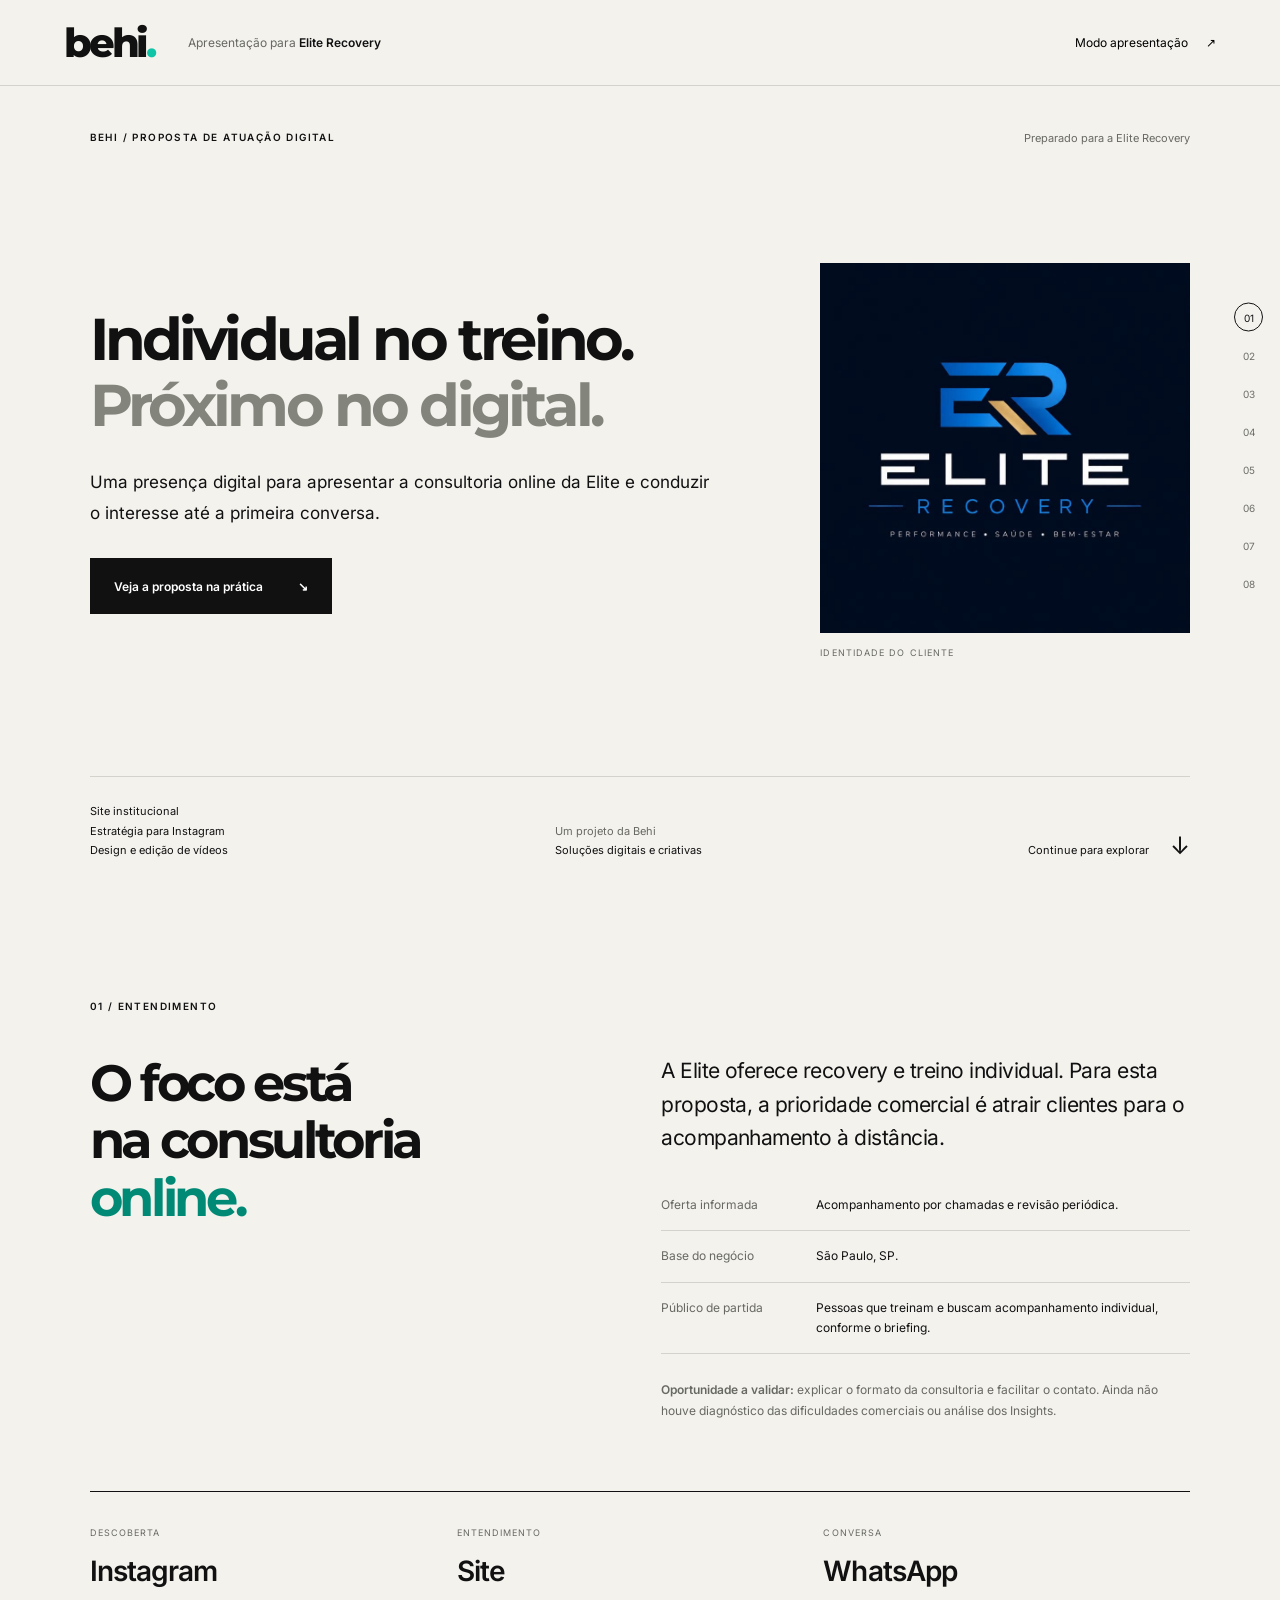
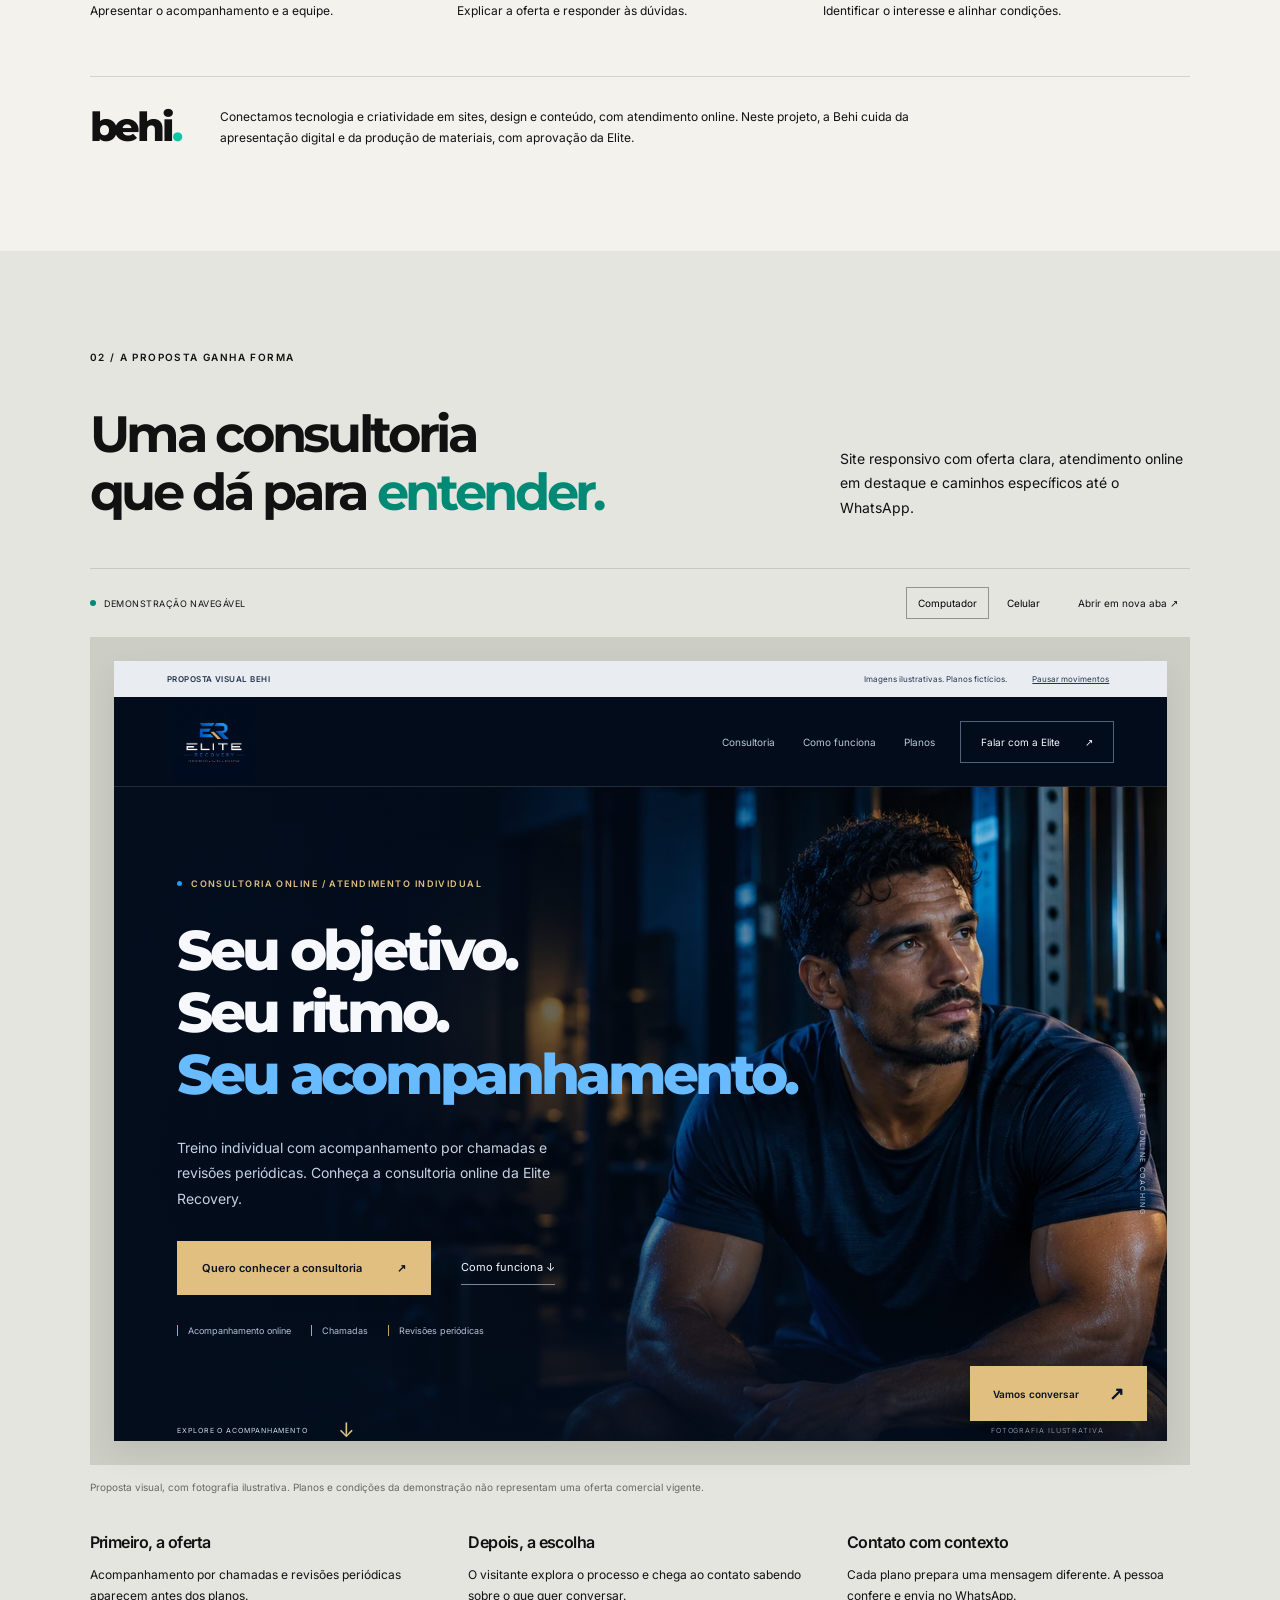
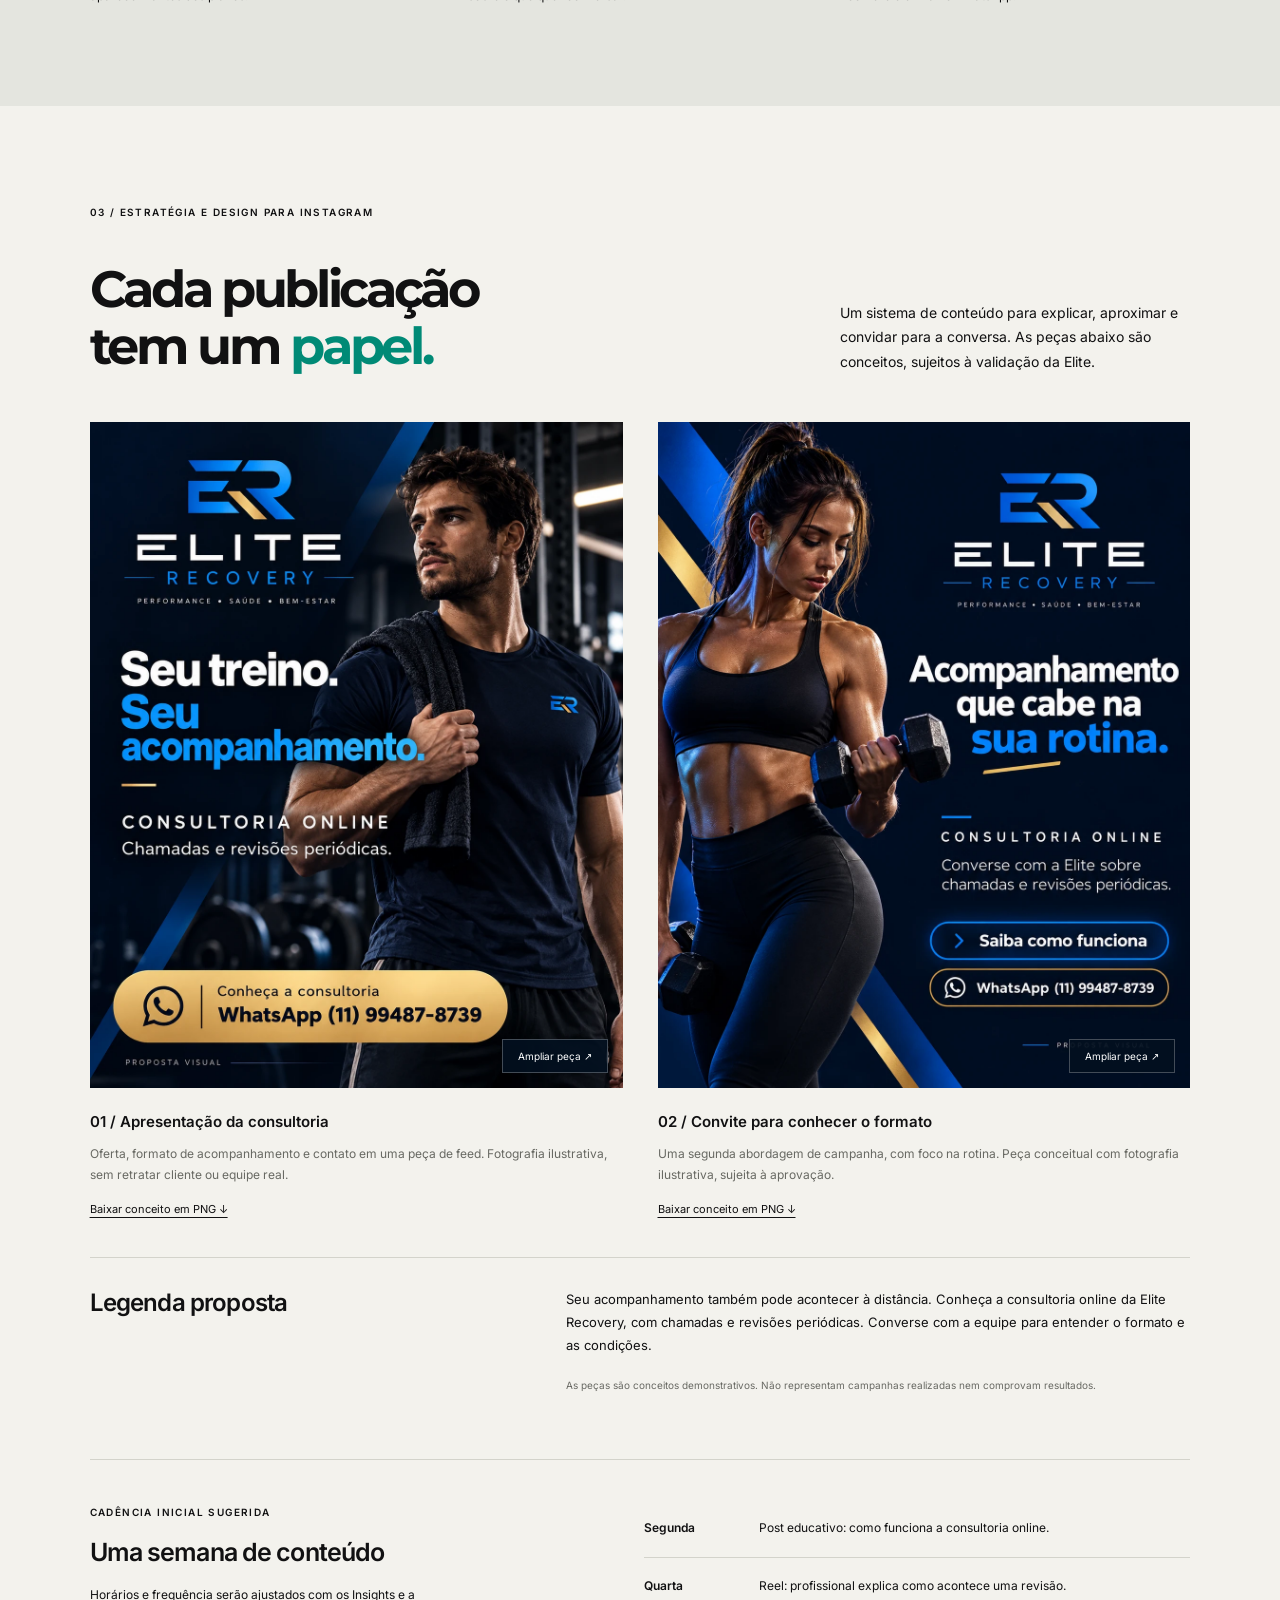
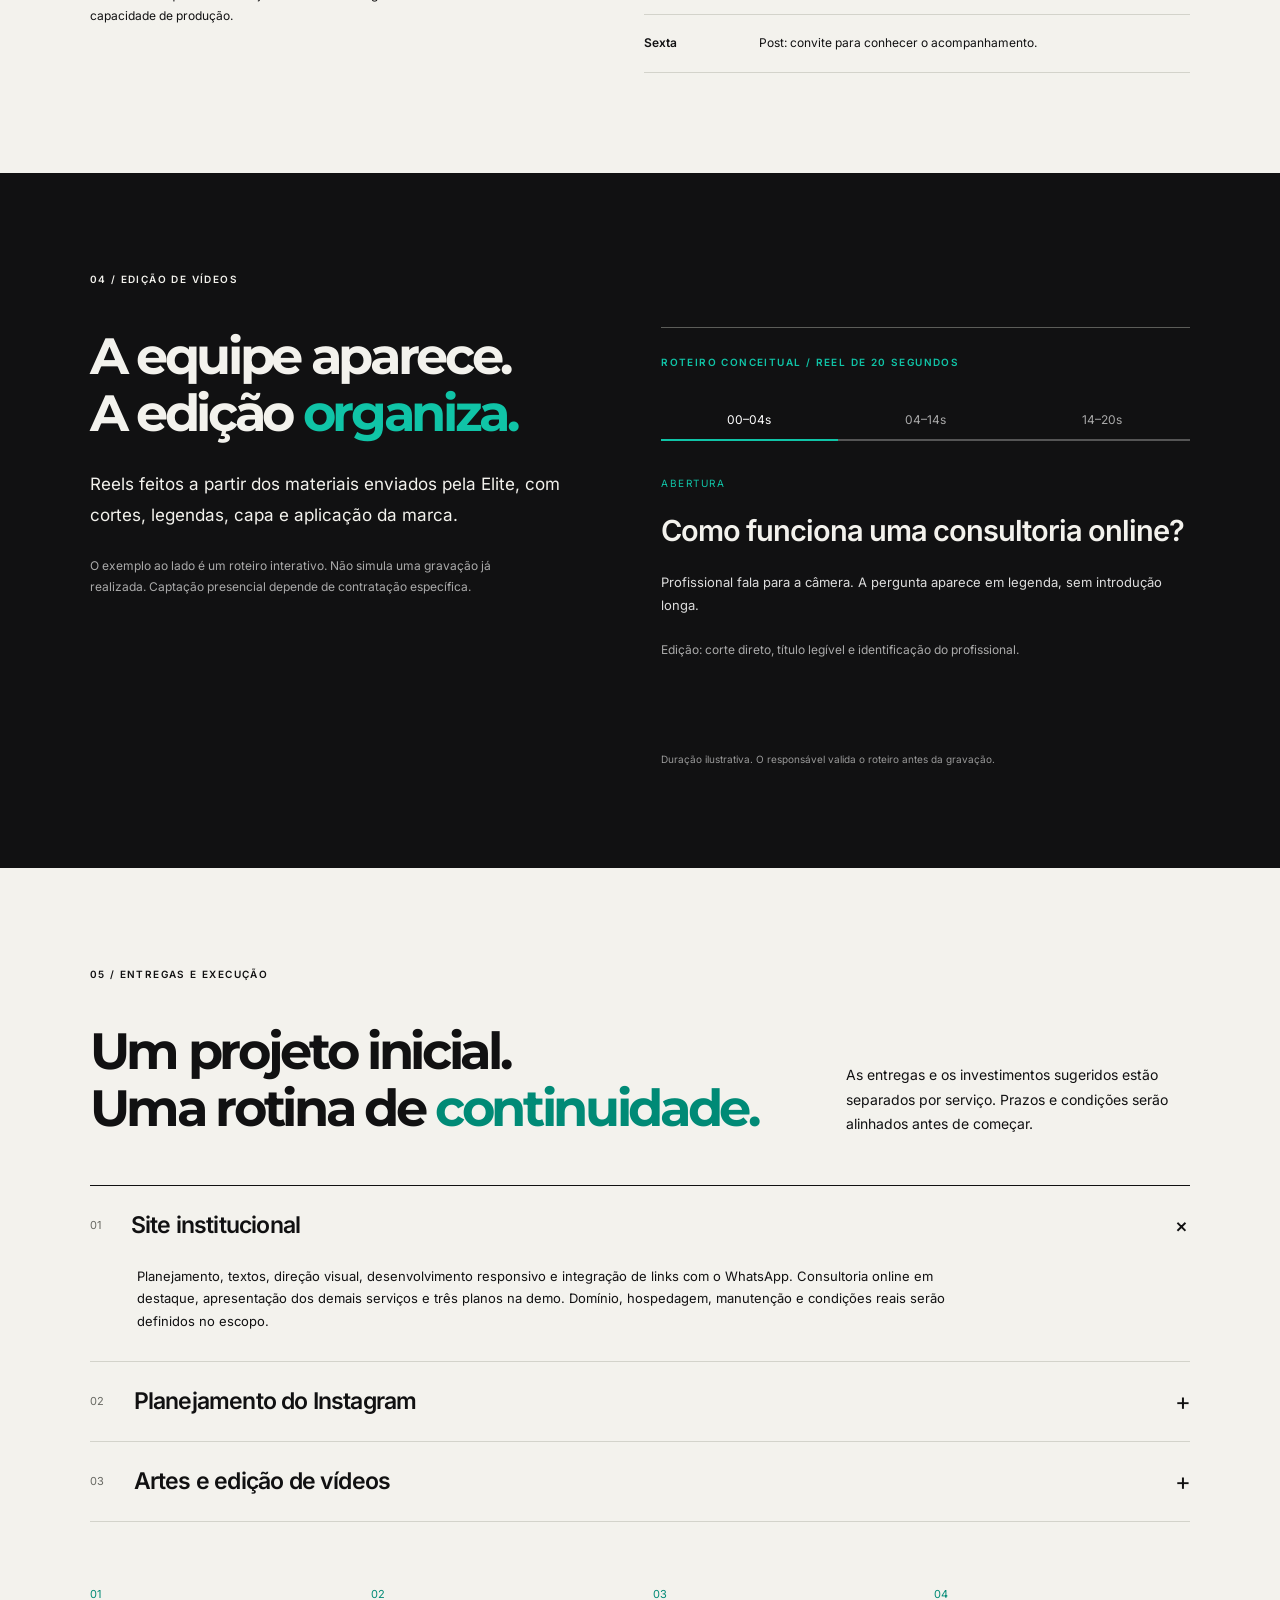
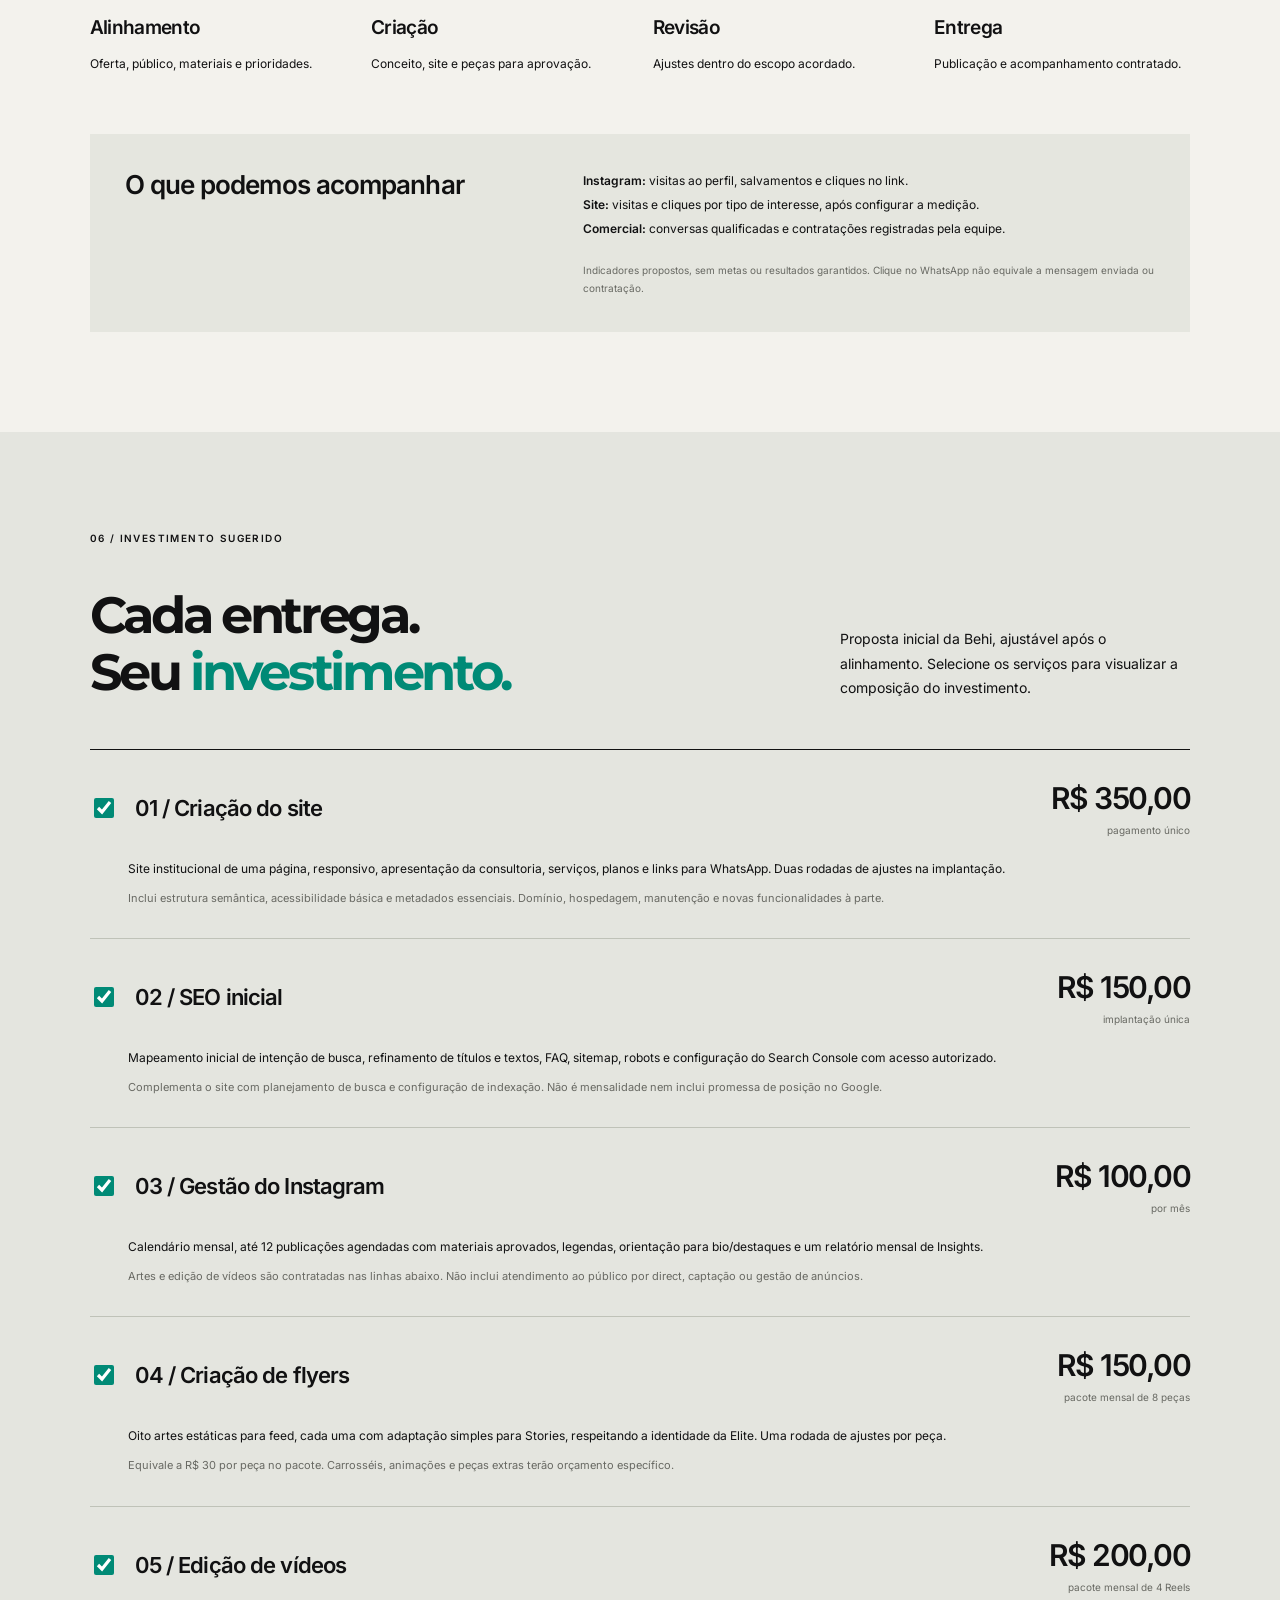
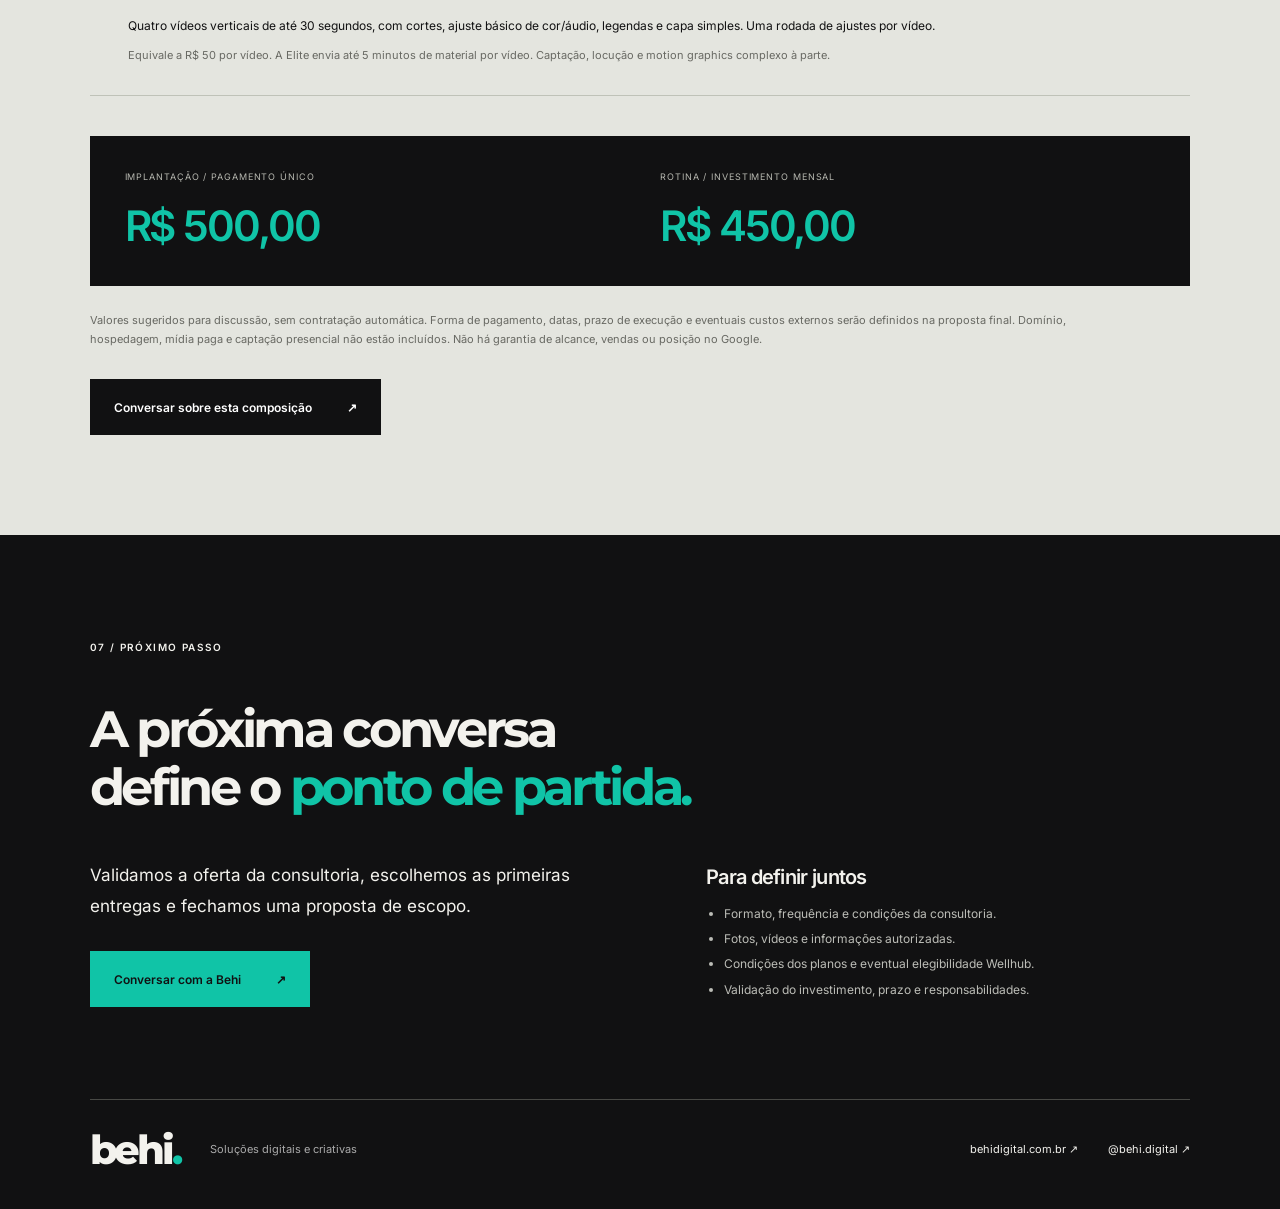
<file: index.html>
<!doctype html>
<html lang="pt-BR"><head><meta charset="utf-8"><meta name="viewport" content="width=device-width, initial-scale=1"><meta name="robots" content="noindex,nofollow"><title>Behi × Elite Recovery — Proposta digital</title><link rel="icon" href="assets/behi-logo.png"><link rel="stylesheet" href="style.css?v=2"><script src="investimento.js?v=2" defer></script><script src="app.js?v=2" defer></script></head>
<body><a class="skip" href="#abertura">Ir ao conteúdo</a><div class="reading-progress" aria-hidden="true"></div>
<header class="topbar"><a class="behi-word" href="#abertura" aria-label="Behi — início">behi<span>.</span></a><span class="top-client">Apresentação para <b>Elite Recovery</b></span><button id="presenter" class="text-button" aria-pressed="false">Modo apresentação <span aria-hidden="true">↗</span></button></header>
<nav class="chapter-nav" aria-label="Capítulos"><a href="#abertura" aria-label="01 — Abertura" aria-current="location">01</a><a href="#oportunidade" aria-label="02 — Oportunidade">02</a><a href="#site" aria-label="03 — Site">03</a><a href="#conteudo" aria-label="04 — Conteúdo">04</a><a href="#videos" aria-label="05 — Vídeos">05</a><a href="#execucao" aria-label="06 — Execução">06</a><a href="#investimento" aria-label="07 — Investimento">07</a><a href="#proximo" aria-label="08 — Próximo passo">08</a></nav>
<main>
<section id="abertura" class="cover chapter"><div class="cover-top"><span class="eyebrow">BEHI / PROPOSTA DE ATUAÇÃO DIGITAL</span><span class="edition">Preparado para a Elite Recovery</span></div><div class="cover-grid"><div><h1>Individual no treino.<br><span>Próximo no digital.</span></h1><p class="lead">Uma presença digital para apresentar a consultoria online da Elite e conduzir o interesse até a primeira conversa.</p><a class="button dark" href="#site">Veja a proposta na prática <span aria-hidden="true">↘</span></a></div><div class="client-signature"><img src="assets/elite-logo.png" alt="Elite Recovery — Performance, saúde e bem-estar" width="828" height="828"><span>IDENTIDADE DO CLIENTE</span></div></div><div class="cover-bottom"><p>Site institucional<br>Estratégia para Instagram<br>Design e edição de vídeos</p><p class="cover-note">Um projeto da Behi<br><b>Soluções digitais e criativas</b></p><a href="#oportunidade" aria-label="Conhecer a oportunidade" class="scroll-note">Continue para explorar <span aria-hidden="true">↓</span></a></div></section>

<section id="oportunidade" class="chapter strategy section-pad"><div class="section-kicker reveal">01 / ENTENDIMENTO</div><div class="split"><h2 class="reveal">O foco está<br>na consultoria<br><em>online.</em></h2><div class="strategy-copy reveal"><p class="large-copy">A Elite oferece recovery e treino individual. Para esta proposta, a prioridade comercial é atrair clientes para o acompanhamento à distância.</p><dl class="fact-list"><div><dt>Oferta informada</dt><dd>Acompanhamento por chamadas e revisão periódica.</dd></div><div><dt>Base do negócio</dt><dd>São Paulo, SP.</dd></div><div><dt>Público de partida</dt><dd>Pessoas que treinam e buscam acompanhamento individual, conforme o briefing.</dd></div></dl><p class="assumption"><b>Oportunidade a validar:</b> explicar o formato da consultoria e facilitar o contato. Ainda não houve diagnóstico das dificuldades comerciais ou análise dos Insights.</p></div></div><div class="journey reveal"><div><span>DESCOBERTA</span><h3>Instagram</h3><p>Apresentar o acompanhamento e a equipe.</p></div><div><span>ENTENDIMENTO</span><h3>Site</h3><p>Explicar a oferta e responder às dúvidas.</p></div><div><span>CONVERSA</span><h3>WhatsApp</h3><p>Identificar o interesse e alinhar condições.</p></div></div><div class="behi-context reveal"><span class="behi-word">behi<span>.</span></span><p>Conectamos tecnologia e criatividade em sites, design e conteúdo, com atendimento online. Neste projeto, a Behi cuida da apresentação digital e da produção de materiais, com aprovação da Elite.</p></div></section>

<section id="site" class="chapter site-section section-pad"><div class="section-kicker reveal">02 / A PROPOSTA GANHA FORMA</div><div class="section-heading"><h2 class="reveal">Uma consultoria<br>que dá para <em>entender.</em></h2><p class="reveal">Site responsivo com oferta clara, atendimento online em destaque e caminhos específicos até o WhatsApp.</p></div><div class="demo-toolbar"><span><i></i> DEMONSTRAÇÃO NAVEGÁVEL</span><div class="device-controls" role="group" aria-label="Largura da demonstração"><button data-device="desktop" aria-pressed="true">Computador</button><button data-device="mobile" aria-pressed="false">Celular</button><a href="demo.html" target="_blank" rel="noopener">Abrir em nova aba ↗</a></div></div><div class="demo-stage"><div id="demo-frame" class="demo-frame"><iframe src="demo.html" title="Demonstração do site Elite Recovery" loading="lazy"></iframe></div></div><p class="demo-caption">Proposta visual, com fotografia ilustrativa. Planos e condições da demonstração não representam uma oferta comercial vigente.</p><div class="site-reasons"><div><h3>Primeiro, a oferta</h3><p>Acompanhamento por chamadas e revisões periódicas aparecem antes dos planos.</p></div><div><h3>Depois, a escolha</h3><p>O visitante explora o processo e chega ao contato sabendo sobre o que quer conversar.</p></div><div><h3>Contato com contexto</h3><p>Cada plano prepara uma mensagem diferente. A pessoa confere e envia no WhatsApp.</p></div></div></section>

<section id="conteudo" class="chapter content-section section-pad"><div class="section-kicker reveal">03 / ESTRATÉGIA E DESIGN PARA INSTAGRAM</div><div class="section-heading"><h2 class="reveal">Cada publicação<br>tem um <em>papel.</em></h2><p class="reveal">Um sistema de conteúdo para explicar, aproximar e convidar para a conversa. As peças abaixo são conceitos, sujeitos à validação da Elite.</p></div><div class="flyer-gallery"><figure class="flyer-item"><button class="flyer-open" data-image="assets/flyer-consultoria.png" data-caption="Consultoria online — proposta visual" aria-label="Ampliar flyer da consultoria online"><img src="assets/flyer-consultoria.webp" width="1122" height="1402" loading="lazy" alt="Flyer demonstrativo Elite Recovery: Seu treino. Seu acompanhamento. Consultoria online, chamadas e revisões periódicas. WhatsApp (11) 99487-8739."><span>Ampliar peça ↗</span></button><figcaption><b>01 / Apresentação da consultoria</b><p>Oferta, formato de acompanhamento e contato em uma peça de feed. Fotografia ilustrativa, sem retratar cliente ou equipe real.</p><a href="assets/flyer-consultoria.png" download>Baixar conceito em PNG ↓</a></figcaption></figure><figure class="flyer-item"><button class="flyer-open" data-image="assets/flyer-processo.png" data-caption="Acompanhamento individual — proposta visual" aria-label="Ampliar flyer de acompanhamento"><img src="assets/flyer-processo.webp" width="1122" height="1402" loading="lazy" alt="Flyer demonstrativo Elite Recovery: Acompanhamento que cabe na sua rotina. Consultoria online. Chamadas e revisões periódicas. WhatsApp (11) 99487-8739."><span>Ampliar peça ↗</span></button><figcaption><b>02 / Convite para conhecer o formato</b><p>Uma segunda abordagem de campanha, com foco na rotina. Peça conceitual com fotografia ilustrativa, sujeita à aprovação.</p><a href="assets/flyer-processo.png" download>Baixar conceito em PNG ↓</a></figcaption></figure></div><div class="flyer-caption"><h3>Legenda proposta</h3><p>Seu acompanhamento também pode acontecer à distância. Conheça a consultoria online da Elite Recovery, com chamadas e revisões periódicas. Converse com a equipe para entender o formato e as condições.</p><span>As peças são conceitos demonstrativos. Não representam campanhas realizadas nem comprovam resultados.</span></div><div class="calendar reveal"><div><span class="small-label">CADÊNCIA INICIAL SUGERIDA</span><h3>Uma semana de conteúdo</h3><p>Horários e frequência serão ajustados com os Insights e a capacidade de produção.</p></div><ol><li><b>Segunda</b><span>Post educativo: como funciona a consultoria online.</span></li><li><b>Quarta</b><span>Reel: profissional explica como acontece uma revisão.</span></li><li><b>Sexta</b><span>Post: convite para conhecer o acompanhamento.</span></li></ol></div></section>

<section id="videos" class="chapter video-section section-pad"><div class="section-kicker reveal">04 / EDIÇÃO DE VÍDEOS</div><div class="split"><div><h2 class="reveal">A equipe aparece.<br>A edição <em>organiza.</em></h2><p class="lead reveal">Reels feitos a partir dos materiais enviados pela Elite, com cortes, legendas, capa e aplicação da marca.</p><p class="muted reveal">O exemplo ao lado é um roteiro interativo. Não simula uma gravação já realizada. Captação presencial depende de contratação específica.</p></div><div class="storyboard reveal"><span class="small-label">ROTEIRO CONCEITUAL / REEL DE 20 SEGUNDOS</span><div class="timeline-tabs" role="group" aria-label="Cenas do roteiro"><button data-scene="0" aria-pressed="true">00–04s</button><button data-scene="1" aria-pressed="false">04–14s</button><button data-scene="2" aria-pressed="false">14–20s</button></div><div class="scene-content" aria-live="polite"><span id="scene-label">ABERTURA</span><h3 id="scene-title">Como funciona uma consultoria online?</h3><p id="scene-body">Profissional fala para a câmera. A pergunta aparece em legenda, sem introdução longa.</p><p class="edit-note" id="scene-edit">Edição: corte direto, título legível e identificação do profissional.</p></div><p class="storyboard-note">Duração ilustrativa. O responsável valida o roteiro antes da gravação.</p></div></div></section>

<section id="execucao" class="chapter execution section-pad"><div class="section-kicker reveal">05 / ENTREGAS E EXECUÇÃO</div><div class="section-heading"><h2 class="reveal">Um projeto inicial.<br>Uma rotina de <em>continuidade.</em></h2><p class="reveal">As entregas e os investimentos sugeridos estão separados por serviço. Prazos e condições serão alinhados antes de começar.</p></div><div class="scope-list"><details open><summary><span>01</span> Site institucional <b aria-hidden="true">+</b></summary><p>Planejamento, textos, direção visual, desenvolvimento responsivo e integração de links com o WhatsApp. Consultoria online em destaque, apresentação dos demais serviços e três planos na demo. Domínio, hospedagem, manutenção e condições reais serão definidos no escopo.</p></details><details><summary><span>02</span> Planejamento do Instagram <b aria-hidden="true">+</b></summary><p>Linha editorial, temas, calendário e recomendações para bio, destaques e posts fixados. Análise dos Insights para orientar ajustes. Publicação e atendimento a comentários ou mensagens dependem da contratação.</p></details><details><summary><span>03</span> Artes e edição de vídeos <b aria-hidden="true">+</b></summary><p>Flyers digitais, carrosséis, Stories, legendas e edição de Reels. Quantidade de peças, duração dos vídeos, formatos e rodadas de revisão serão combinados. A Elite fornece materiais autorizados e aprova as informações técnicas.</p></details></div><ol class="process"><li><span>01</span><h3>Alinhamento</h3><p>Oferta, público, materiais e prioridades.</p></li><li><span>02</span><h3>Criação</h3><p>Conceito, site e peças para aprovação.</p></li><li><span>03</span><h3>Revisão</h3><p>Ajustes dentro do escopo acordado.</p></li><li><span>04</span><h3>Entrega</h3><p>Publicação e acompanhamento contratado.</p></li></ol><div class="measurement reveal"><h3>O que podemos acompanhar</h3><p><b>Instagram:</b> visitas ao perfil, salvamentos e cliques no link.<br><b>Site:</b> visitas e cliques por tipo de interesse, após configurar a medição.<br><b>Comercial:</b> conversas qualificadas e contratações registradas pela equipe.</p><span>Indicadores propostos, sem metas ou resultados garantidos. Clique no WhatsApp não equivale a mensagem enviada ou contratação.</span></div></section>

<section id="investimento" class="chapter investment-section section-pad"><div class="section-kicker reveal">06 / INVESTIMENTO SUGERIDO</div><div class="section-heading"><h2 class="reveal">Cada entrega.<br>Seu <em>investimento.</em></h2><p class="reveal">Proposta inicial da Behi, ajustável após o alinhamento. Selecione os serviços para visualizar a composição do investimento.</p></div><div id="investment-list" class="investment-list"></div><noscript><p>Investimentos sugeridos: site R$ 2.400 e SEO inicial R$ 600, em contratação única. Gestão do Instagram R$ 850/mês. Pacote de 8 flyers R$ 560/mês. Pacote de 4 Reels R$ 480/mês. Ative JavaScript para ver escopos e simular a composição.</p></noscript><div class="investment-summary" aria-live="polite"><div><span>IMPLANTAÇÃO / PAGAMENTO ÚNICO</span><strong id="setup-total">R$ 3.000,00</strong></div><div><span>ROTINA / INVESTIMENTO MENSAL</span><strong id="monthly-total">R$ 1.890,00</strong></div></div><p class="investment-terms">Valores sugeridos para discussão, sem contratação automática. Forma de pagamento, datas, prazo de execução e eventuais custos externos serão definidos na proposta final. Domínio, hospedagem, mídia paga e captação presencial não estão incluídos. Não há garantia de alcance, vendas ou posição no Google.</p><a id="investment-contact" class="button dark" href="https://wa.me/5511916797661" target="_blank" rel="noopener noreferrer">Conversar sobre esta composição <span aria-hidden="true">↗</span></a></section><section id="proximo" class="chapter close-section section-pad"><span class="section-kicker">07 / PRÓXIMO PASSO</span><h2>A próxima conversa<br>define o <em>ponto de partida.</em></h2><div class="close-grid"><div><p class="lead">Validamos a oferta da consultoria, escolhemos as primeiras entregas e fechamos uma proposta de escopo.</p><a class="button mint" href="https://wa.me/5511916797661?text=Ol%C3%A1!%20Vi%20a%20apresenta%C3%A7%C3%A3o%20da%20Behi%20para%20a%20Elite%20Recovery.%20Vamos%20conversar%20sobre%20o%20escopo%20da%20proposta%3F" target="_blank" rel="noopener noreferrer">Conversar com a Behi <span aria-hidden="true">↗</span></a></div><div class="pending"><h3>Para definir juntos</h3><ul><li>Formato, frequência e condições da consultoria.</li><li>Fotos, vídeos e informações autorizadas.</li><li>Condições dos planos e eventual elegibilidade Wellhub.</li><li>Validação do investimento, prazo e responsabilidades.</li></ul></div></div><footer><span class="behi-word">behi<span>.</span></span><p>Soluções digitais e criativas</p><a href="https://behidigital.com.br/" target="_blank" rel="noopener">behidigital.com.br ↗</a><a href="https://www.instagram.com/behi.digital/" target="_blank" rel="noopener">@behi.digital ↗</a></footer></section>
</main><dialog id="flyer-dialog" aria-labelledby="flyer-dialog-title"><button class="flyer-close" aria-label="Fechar flyer">×</button><h2 id="flyer-dialog-title">Proposta visual</h2><img id="flyer-dialog-image" alt="Flyer demonstrativo da Elite Recovery"><a id="flyer-download" download>Baixar PNG ↓</a></dialog><div class="presenter-help" id="presenter-help" hidden>Use ← e → para navegar. Esc encerra. <button id="exit-presenter">Sair</button></div>
</body></html>
</file>
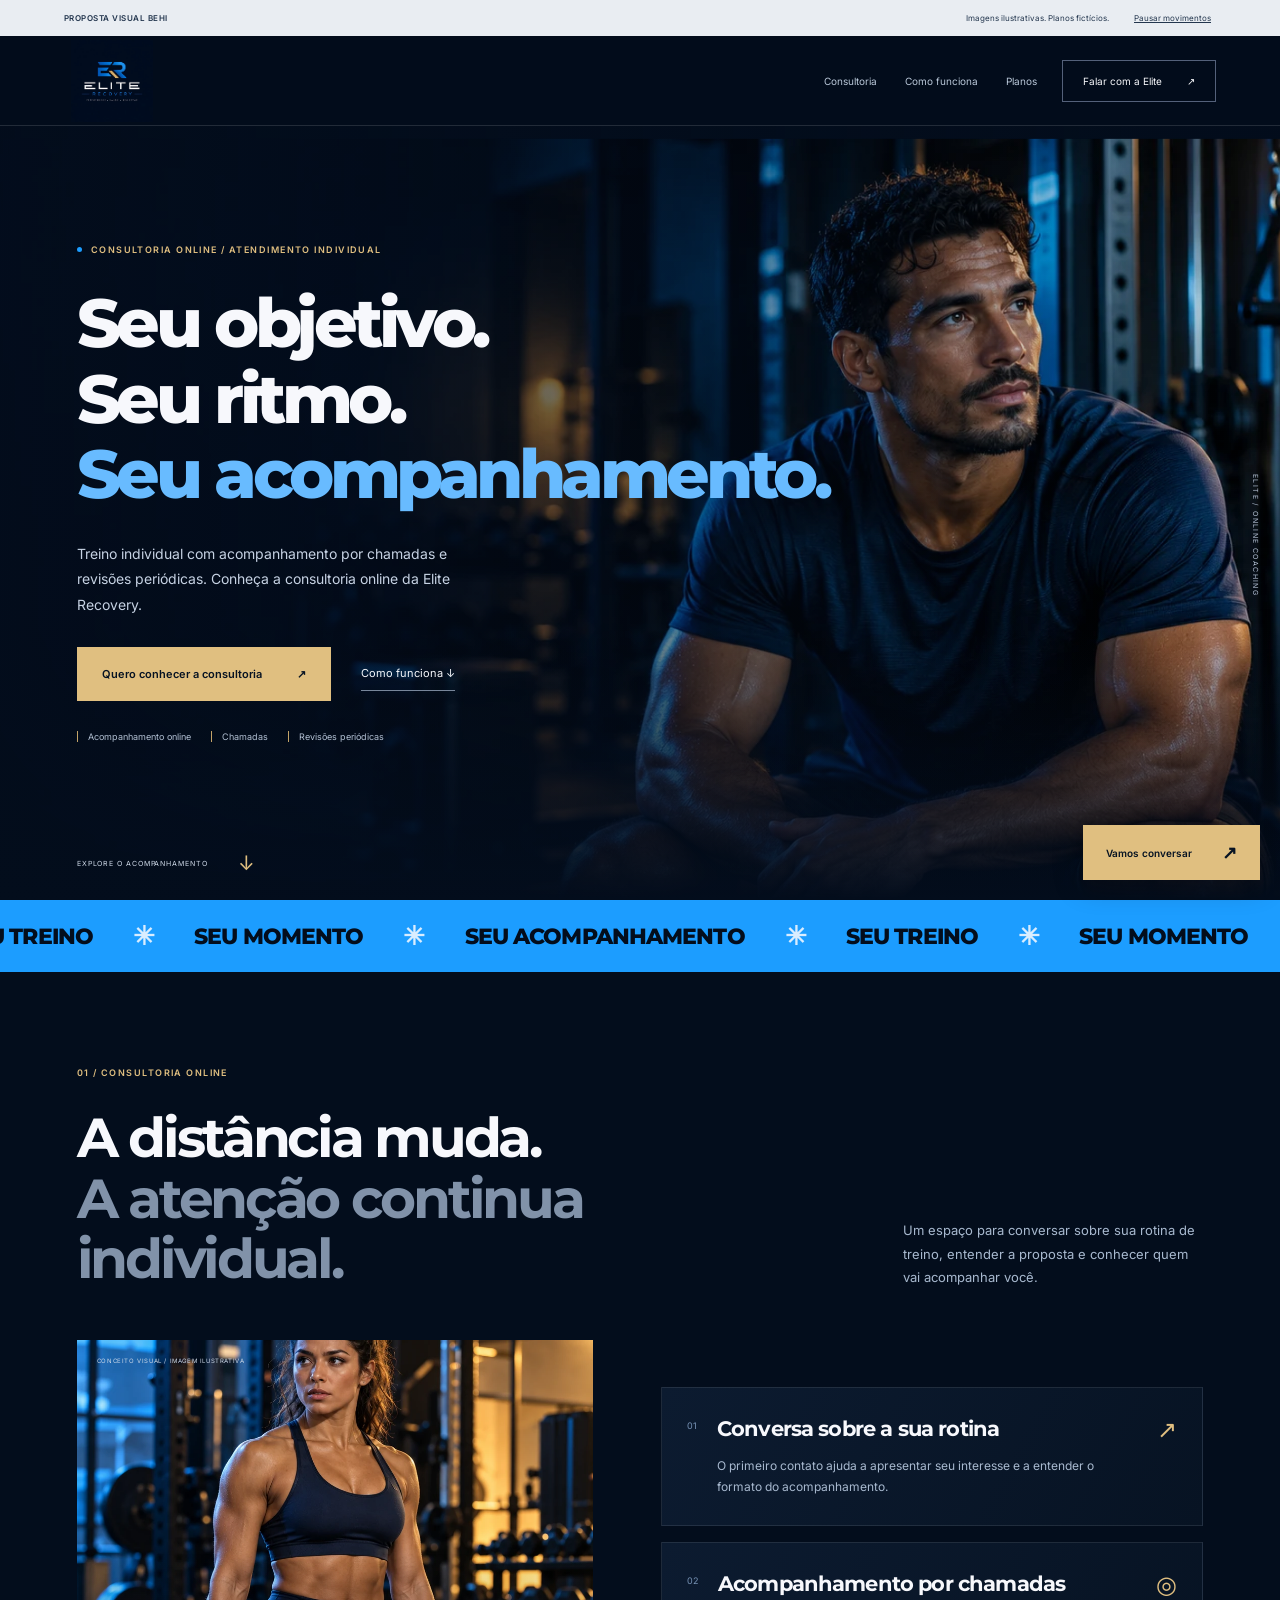
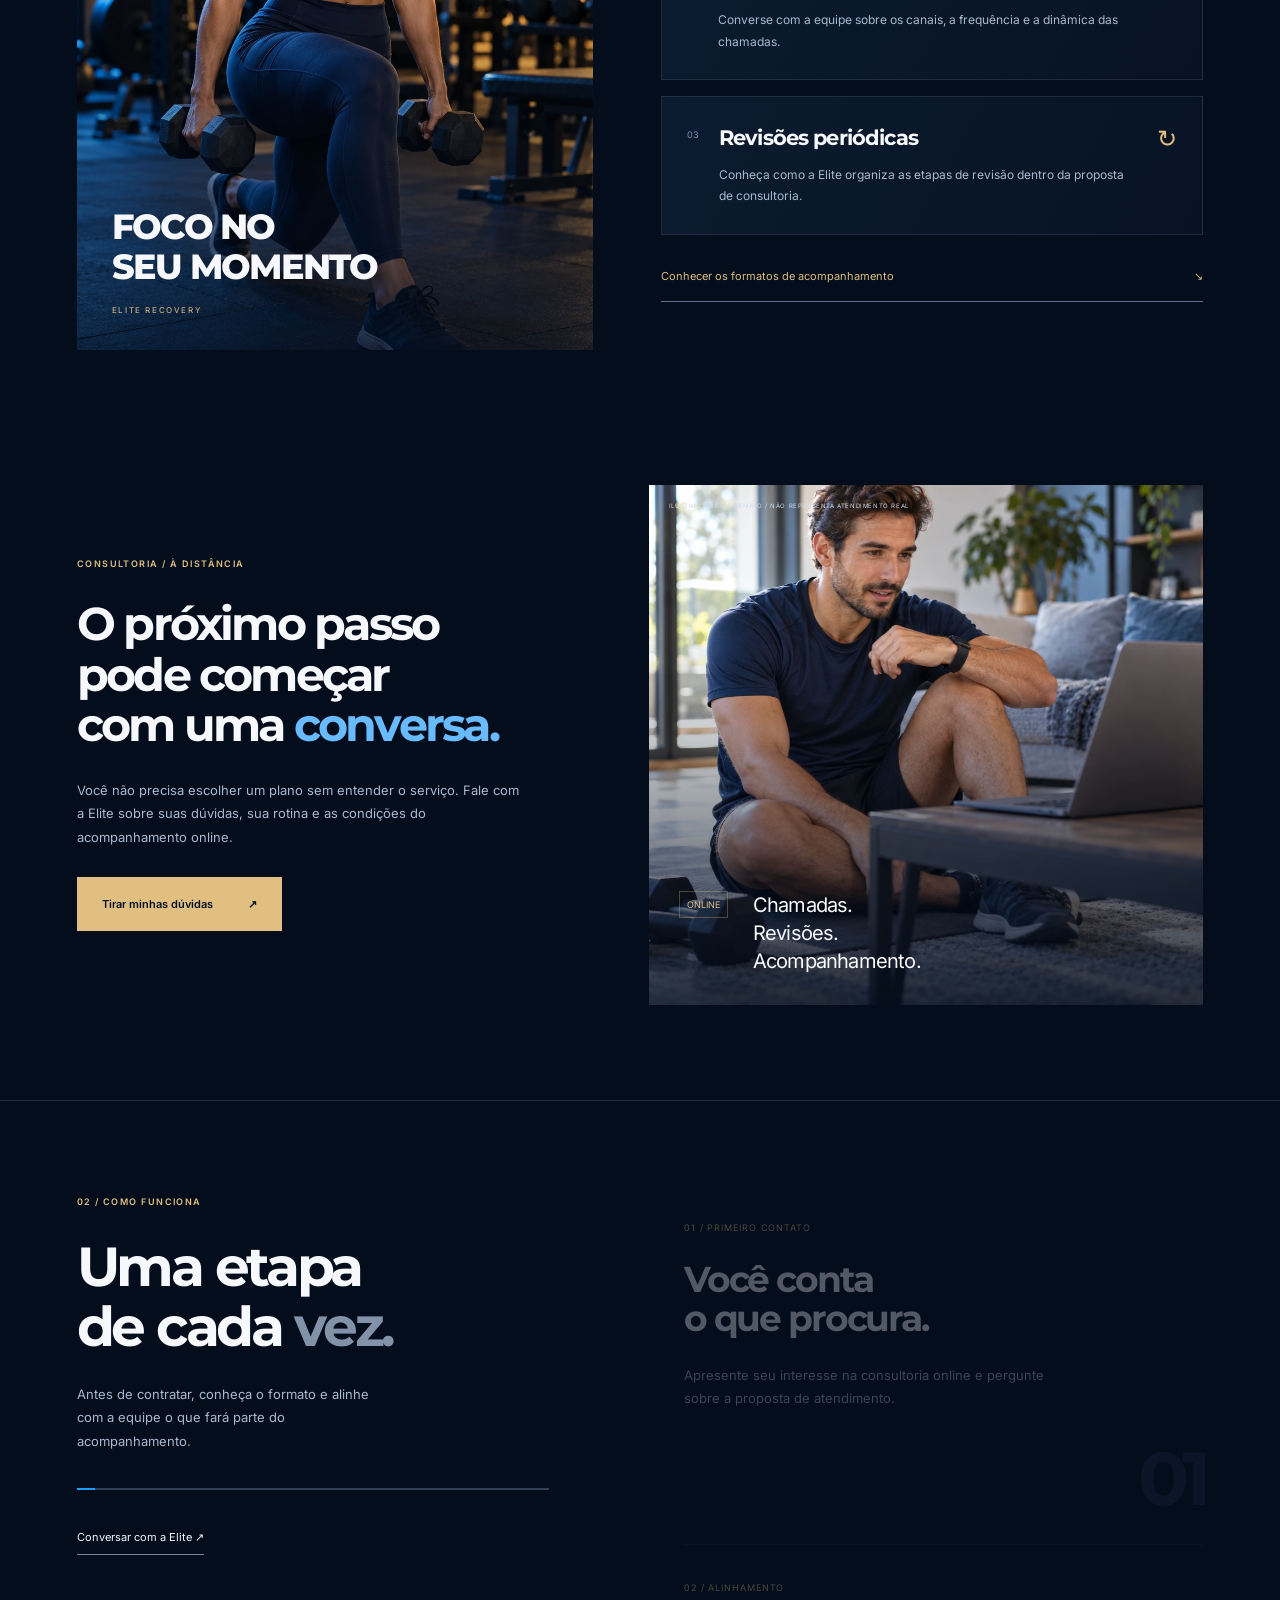
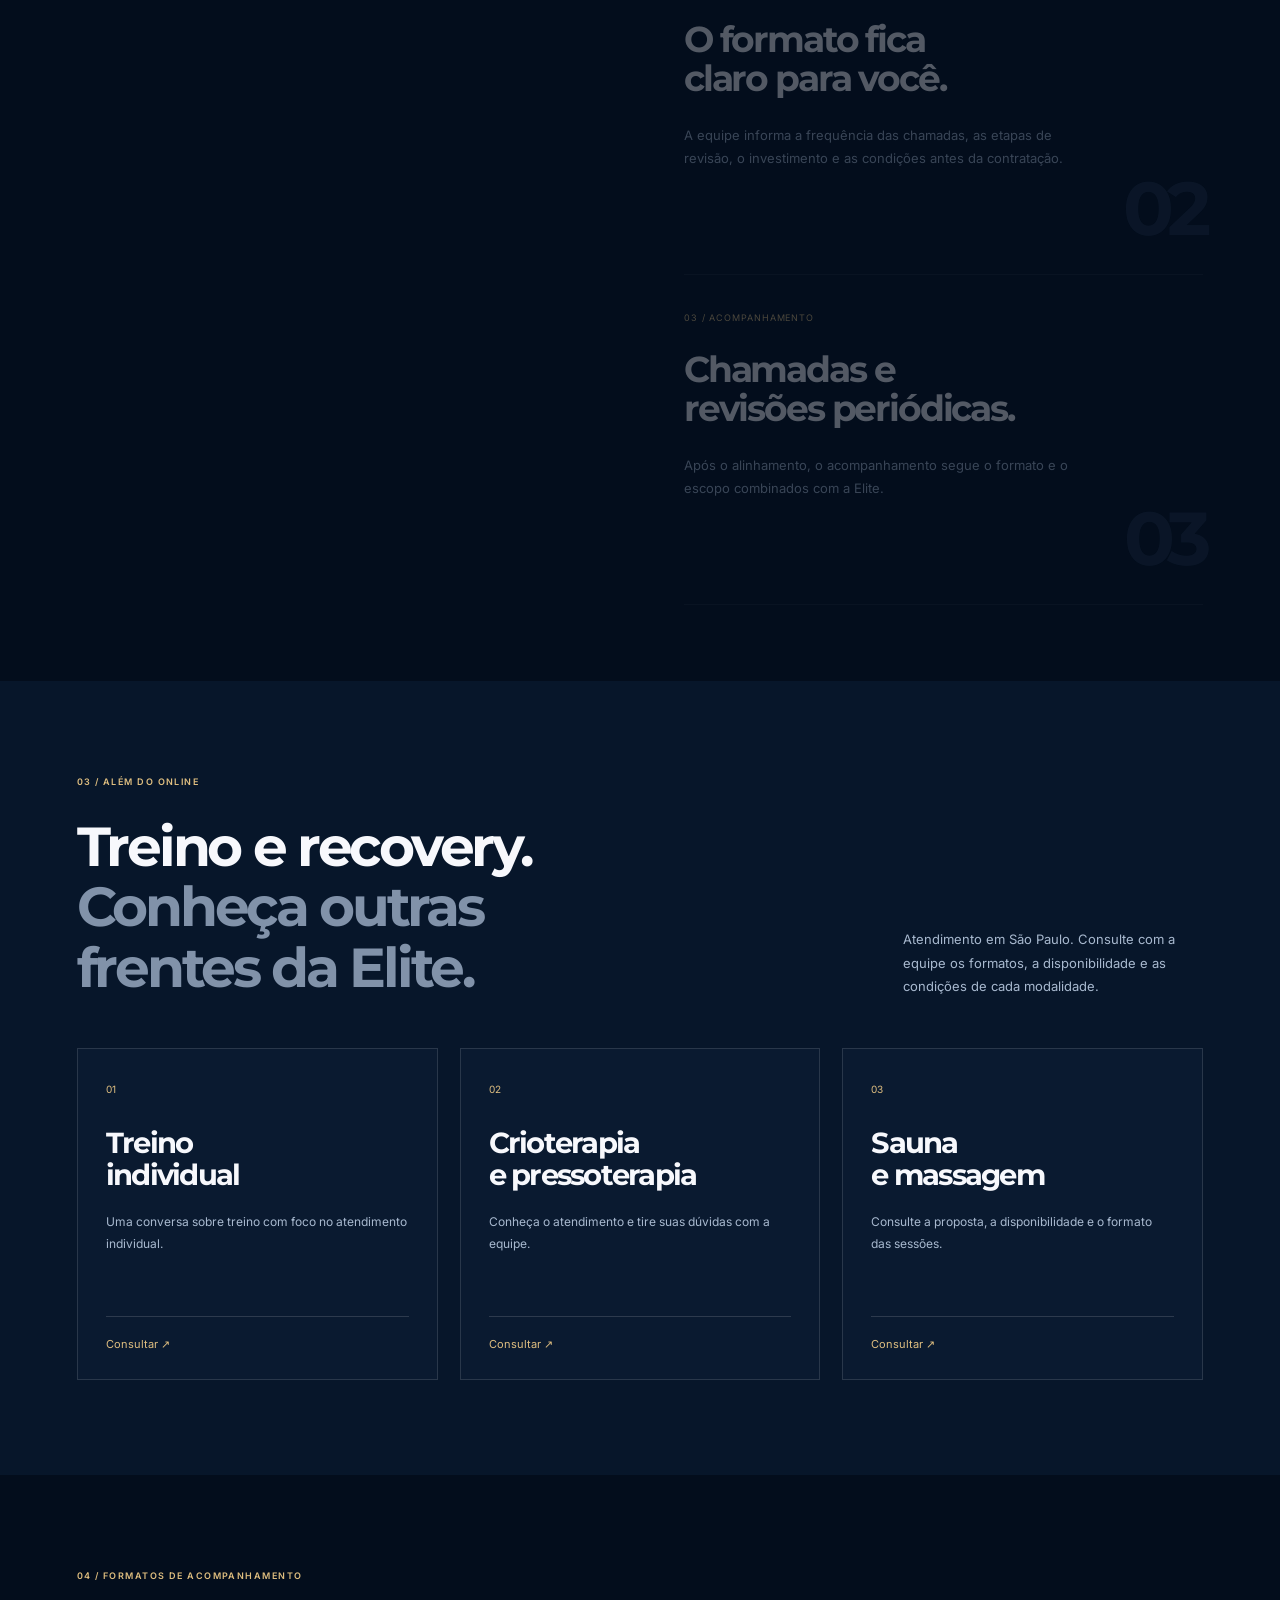
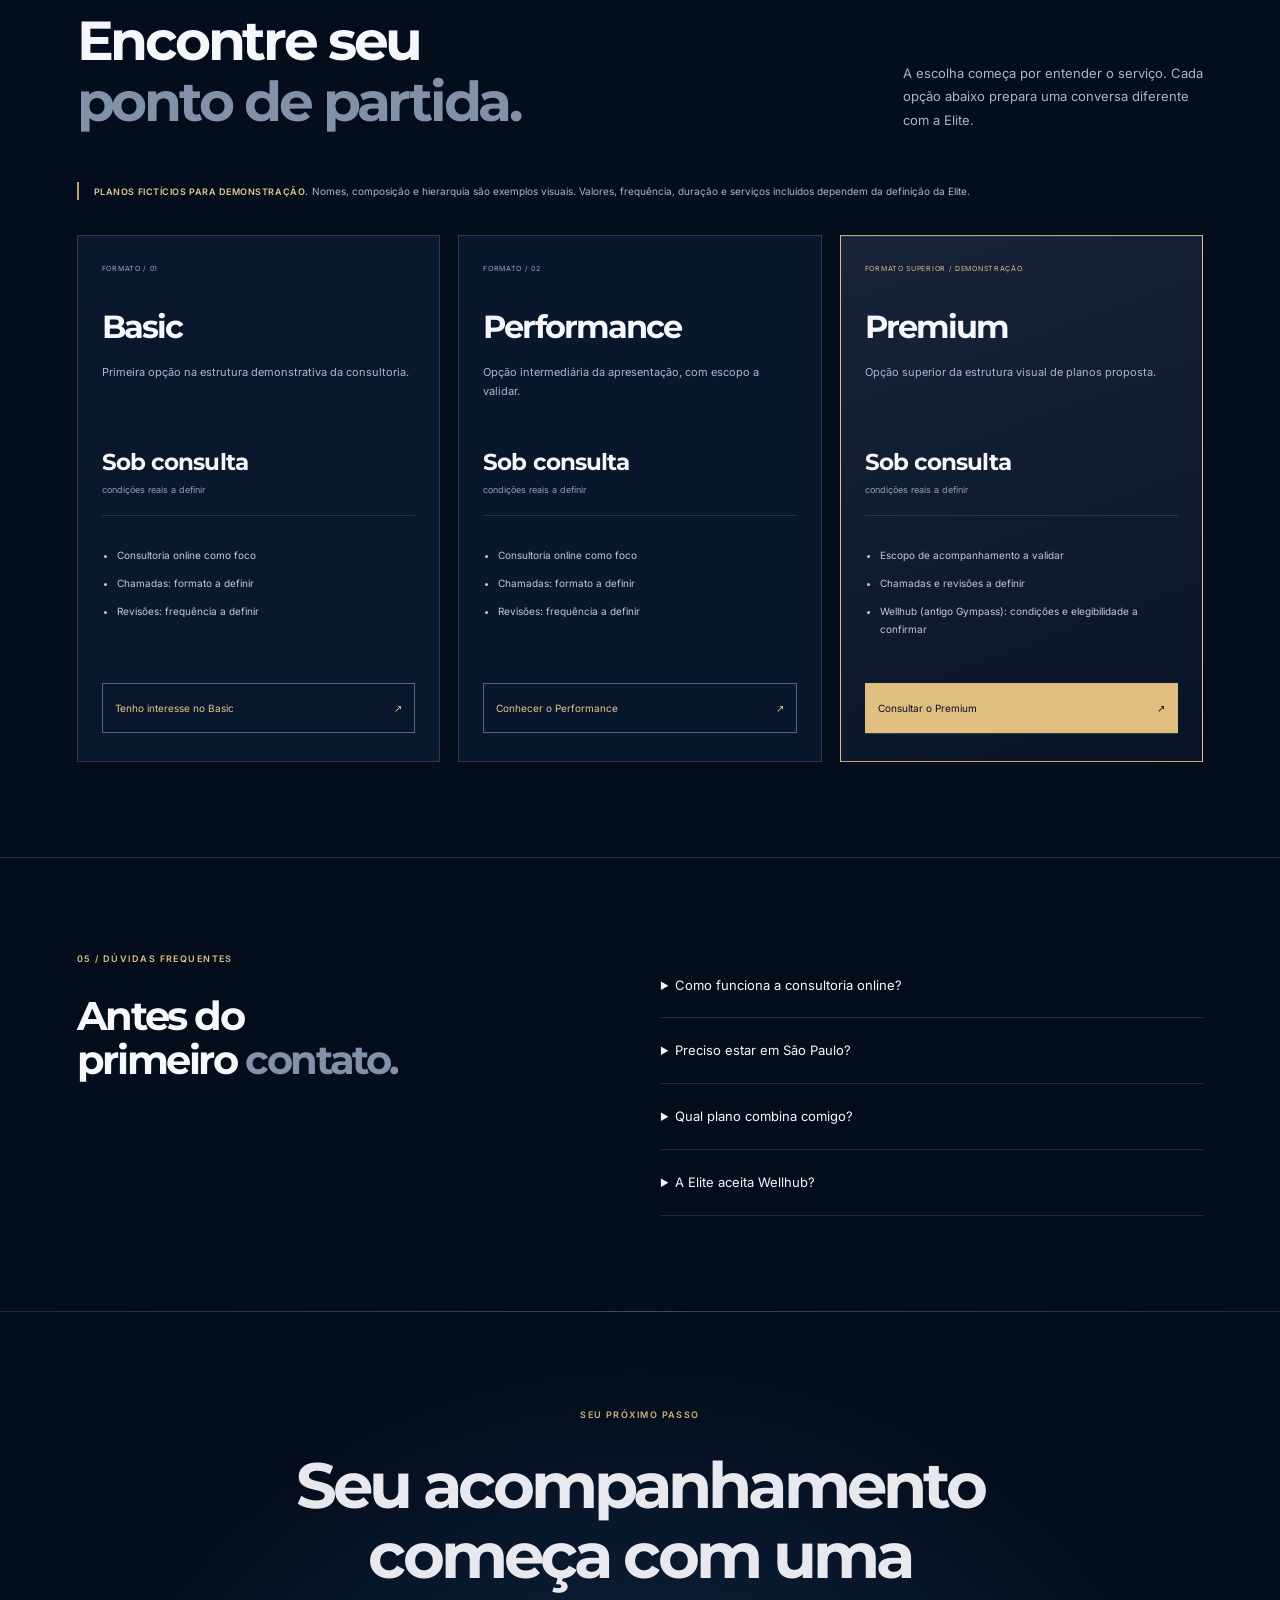
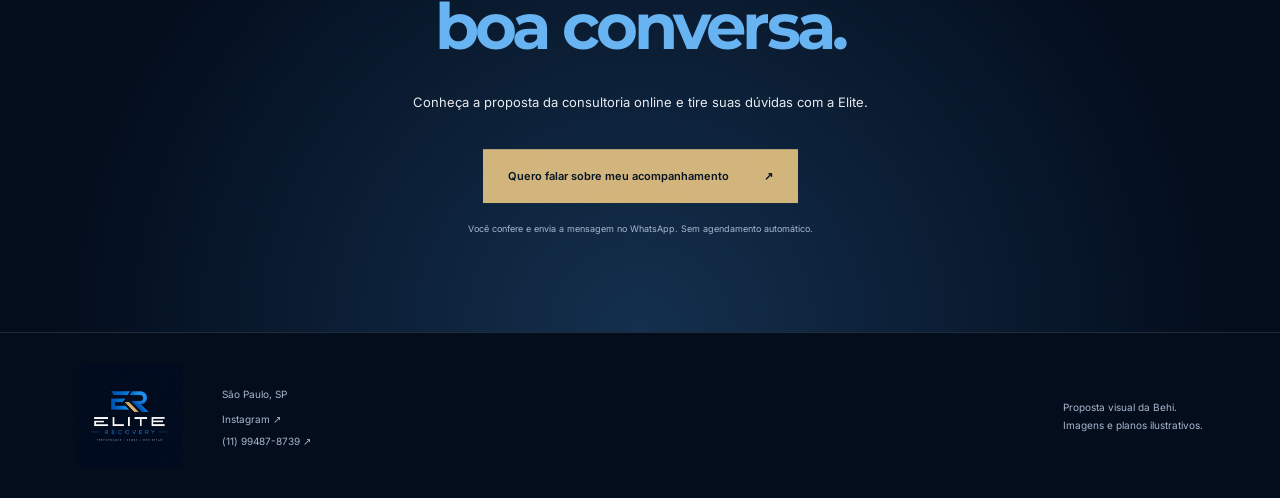
<file: demo-v2.html>
<!doctype html>
<html lang="pt-BR"><head><meta charset="utf-8"><meta name="viewport" content="width=device-width,initial-scale=1"><meta name="robots" content="noindex,nofollow"><meta name="theme-color" content="#030d1c"><title>Elite Recovery — Consultoria online / Demonstração</title><link rel="stylesheet" href="demo-v2.css?v=2"><script src="vendor/gsap.min.js" defer></script><script src="vendor/ScrollTrigger.min.js" defer></script><script src="demo-v2.js?v=2" defer></script></head>
<body><a class="skip" href="#inicio">Ir ao conteúdo</a><div class="read-progress" aria-hidden="true"></div>
<div class="demo-notice"><b>PROPOSTA VISUAL BEHI</b><span>Imagens ilustrativas. Planos fictícios.</span><button id="motion-toggle" aria-pressed="false">Pausar movimentos</button></div>
<header class="elite-header"><a href="#inicio" class="elite-brand" aria-label="Elite Recovery — início"><img src="assets/elite-logo.png" width="828" height="828" alt="Elite Recovery"></a><nav aria-label="Navegação principal"><a href="#consultoria">Consultoria</a><a href="#metodo">Como funciona</a><a href="#planos">Planos</a></nav><a class="nav-cta" data-contact="consultoria" href="https://wa.me/5511994878739" target="_blank" rel="noopener noreferrer">Falar com a Elite <span aria-hidden="true">↗</span></a></header>
<main>
<section id="inicio" class="hero"><div class="hero-image-wrap"><img class="hero-image" src="assets/atleta-ilustrativo.webp" width="1672" height="941" alt="Imagem ilustrativa de atleta em uma pausa no treino" fetchpriority="high"></div><div class="hero-content"><div class="eyebrow hero-enter"><i></i> CONSULTORIA ONLINE / ATENDIMENTO INDIVIDUAL</div><h1><span class="hero-line">Seu objetivo.</span><span class="hero-line">Seu ritmo.</span><span class="hero-line blue">Seu acompanhamento.</span></h1><p class="hero-enter">Treino individual com acompanhamento por chamadas e revisões periódicas. Conheça a consultoria online da Elite Recovery.</p><div class="hero-actions hero-enter"><a class="button gold" data-contact="consultoria" href="https://wa.me/5511994878739" target="_blank" rel="noopener noreferrer">Quero conhecer a consultoria <span aria-hidden="true">↗</span></a><a class="under-link" href="#metodo">Como funciona <span aria-hidden="true">↓</span></a></div><div class="hero-tags hero-enter"><span>Acompanhamento online</span><span>Chamadas</span><span>Revisões periódicas</span></div></div><div class="hero-bottom"><a href="#consultoria">EXPLORE O ACOMPANHAMENTO <span aria-hidden="true">↓</span></a><span>FOTOGRAFIA ILUSTRATIVA</span></div><span class="hero-side" aria-hidden="true">ELITE / ONLINE COACHING</span></section>
<div class="ticker" aria-hidden="true"><div class="ticker-track"><span>SEU TREINO</span><b>✳</b><span>SEU MOMENTO</span><b>✳</b><span>SEU ACOMPANHAMENTO</span><b>✳</b><span>SEU TREINO</span><b>✳</b><span>SEU MOMENTO</span><b>✳</b><span>SEU ACOMPANHAMENTO</span><b>✳</b></div></div>

<section id="consultoria" class="consultoria section"><div class="section-tag reveal">01 / CONSULTORIA ONLINE</div><div class="section-intro"><h2 class="reveal">A distância muda.<br><span>A atenção continua<br>individual.</span></h2><p class="reveal">Um espaço para conversar sobre sua rotina de treino, entender a proposta e conhecer quem vai acompanhar você.</p></div><div class="consult-grid"><figure class="training-photo media-reveal"><img src="assets/treino-mulher.webp" width="1024" height="1280" loading="lazy" alt="Imagem ilustrativa de mulher treinando com halteres"><figcaption>CONCEITO VISUAL / IMAGEM ILUSTRATIVA</figcaption><div class="image-label" aria-hidden="true">FOCO NO<br>SEU MOMENTO<span>ELITE RECOVERY</span></div></figure><div class="consult-features"><article class="feature-card"><span class="feature-no">01</span><div><h3>Conversa sobre a sua rotina</h3><p>O primeiro contato ajuda a apresentar seu interesse e a entender o formato do acompanhamento.</p></div><span class="feature-icon" aria-hidden="true">↗</span></article><article class="feature-card"><span class="feature-no">02</span><div><h3>Acompanhamento por chamadas</h3><p>Converse com a equipe sobre os canais, a frequência e a dinâmica das chamadas.</p></div><span class="feature-icon" aria-hidden="true">◎</span></article><article class="feature-card"><span class="feature-no">03</span><div><h3>Revisões periódicas</h3><p>Conheça como a Elite organiza as etapas de revisão dentro da proposta de consultoria.</p></div><span class="feature-icon" aria-hidden="true">↻</span></article><a class="text-cta" href="#planos">Conhecer os formatos de acompanhamento <span aria-hidden="true">↘</span></a></div></div></section>

<section class="online-section section"><div class="online-copy"><span class="section-tag reveal">CONSULTORIA / À DISTÂNCIA</span><h2 class="reveal">O próximo passo<br>pode começar<br>com uma <span>conversa.</span></h2><p class="reveal">Você não precisa escolher um plano sem entender o serviço. Fale com a Elite sobre suas dúvidas, sua rotina e as condições do acompanhamento online.</p><a class="button gold reveal" data-contact="duvidas" href="https://wa.me/5511994878739" target="_blank" rel="noopener noreferrer">Tirar minhas dúvidas <span aria-hidden="true">↗</span></a></div><figure class="online-photo media-reveal"><img src="assets/consultoria-online.webp" width="1365" height="1024" loading="lazy" alt="Cena ilustrativa de atleta acompanhando uma conversa online pelo computador"><figcaption>ILUSTRAÇÃO DO FORMATO / NÃO REPRESENTA ATENDIMENTO REAL</figcaption><div class="online-caption"><span>ONLINE</span><p>Chamadas.<br>Revisões.<br>Acompanhamento.</p></div></figure></section>

<section id="metodo" class="method section"><div class="method-sticky"><span class="section-tag">02 / COMO FUNCIONA</span><h2>Uma etapa<br>de cada <span>vez.</span></h2><p>Antes de contratar, conheça o formato e alinhe com a equipe o que fará parte do acompanhamento.</p><div class="method-meter" aria-hidden="true"><span></span></div><a class="under-link" data-contact="consultoria" href="https://wa.me/5511994878739" target="_blank" rel="noopener noreferrer">Conversar com a Elite ↗</a></div><div class="method-steps"><article class="method-step"><span>01 / PRIMEIRO CONTATO</span><h3>Você conta<br>o que procura.</h3><p>Apresente seu interesse na consultoria online e pergunte sobre a proposta de atendimento.</p><b aria-hidden="true">01</b></article><article class="method-step"><span>02 / ALINHAMENTO</span><h3>O formato fica<br>claro para você.</h3><p>A equipe informa a frequência das chamadas, as etapas de revisão, o investimento e as condições antes da contratação.</p><b aria-hidden="true">02</b></article><article class="method-step"><span>03 / ACOMPANHAMENTO</span><h3>Chamadas e<br>revisões periódicas.</h3><p>Após o alinhamento, o acompanhamento segue o formato e o escopo combinados com a Elite.</p><b aria-hidden="true">03</b></article></div></section>

<section class="recovery-section section"><div class="section-tag reveal">03 / ALÉM DO ONLINE</div><div class="section-intro"><h2 class="reveal">Treino e recovery.<br><span>Conheça outras<br>frentes da Elite.</span></h2><p class="reveal">Atendimento em São Paulo. Consulte com a equipe os formatos, a disponibilidade e as condições de cada modalidade.</p></div><div class="service-grid"><article class="service-card"><span>01</span><h3>Treino<br>individual</h3><p>Uma conversa sobre treino com foco no atendimento individual.</p><a data-contact="treino" href="https://wa.me/5511994878739" target="_blank" rel="noopener noreferrer" aria-label="Consultar treino individual">Consultar ↗</a></article><article class="service-card"><span>02</span><h3>Crioterapia<br>e pressoterapia</h3><p>Conheça o atendimento e tire suas dúvidas com a equipe.</p><a data-contact="recovery" href="https://wa.me/5511994878739" target="_blank" rel="noopener noreferrer" aria-label="Consultar crioterapia e pressoterapia">Consultar ↗</a></article><article class="service-card"><span>03</span><h3>Sauna<br>e massagem</h3><p>Consulte a proposta, a disponibilidade e o formato das sessões.</p><a data-contact="massagem" href="https://wa.me/5511994878739" target="_blank" rel="noopener noreferrer" aria-label="Consultar sauna e massagem">Consultar ↗</a></article></div></section>

<section id="planos" class="plans-section section"><div class="section-tag reveal">04 / FORMATOS DE ACOMPANHAMENTO</div><div class="section-intro"><h2 class="reveal">Encontre seu<br><span>ponto de partida.</span></h2><p class="reveal">A escolha começa por entender o serviço. Cada opção abaixo prepara uma conversa diferente com a Elite.</p></div><p class="demo-plan-note"><b>PLANOS FICTÍCIOS PARA DEMONSTRAÇÃO.</b> Nomes, composição e hierarquia são exemplos visuais. Valores, frequência, duração e serviços incluídos dependem da definição da Elite.</p><div class="plans"><article class="plan-card"><span class="plan-label">FORMATO / 01</span><h3>Basic</h3><p>Primeira opção na estrutura demonstrativa da consultoria.</p><div class="plan-price">Sob consulta<span>condições reais a definir</span></div><ul><li>Consultoria online como foco</li><li>Chamadas: formato a definir</li><li>Revisões: frequência a definir</li></ul><button class="plan-button" data-plan="Basic">Tenho interesse no Basic <span aria-hidden="true">↗</span></button></article><article class="plan-card"><span class="plan-label">FORMATO / 02</span><h3>Performance</h3><p>Opção intermediária da apresentação, com escopo a validar.</p><div class="plan-price">Sob consulta<span>condições reais a definir</span></div><ul><li>Consultoria online como foco</li><li>Chamadas: formato a definir</li><li>Revisões: frequência a definir</li></ul><button class="plan-button" data-plan="Performance">Conhecer o Performance <span aria-hidden="true">↗</span></button></article><article class="plan-card premium"><span class="plan-label">FORMATO SUPERIOR / DEMONSTRAÇÃO</span><h3>Premium</h3><p>Opção superior da estrutura visual de planos proposta.</p><div class="plan-price">Sob consulta<span>condições reais a definir</span></div><ul><li>Escopo de acompanhamento a validar</li><li>Chamadas e revisões a definir</li><li>Wellhub (antigo Gympass): condições e elegibilidade a confirmar</li></ul><button class="plan-button" data-plan="Premium">Consultar o Premium <span aria-hidden="true">↗</span></button></article></div></section>

<section class="faq-section section"><div><span class="section-tag">05 / DÚVIDAS FREQUENTES</span><h2>Antes do<br>primeiro <span>contato.</span></h2></div><div class="faq-list"><details><summary>Como funciona a consultoria online?</summary><p>O formato informado inclui acompanhamento por chamadas e revisões periódicas. A equipe apresenta a frequência, os canais e as condições na conversa inicial.</p></details><details><summary>Preciso estar em São Paulo?</summary><p>A consultoria tem formato online. Consulte a equipe sobre disponibilidade, horários e condições para a sua localização. Os demais atendimentos da Elite têm base em São Paulo.</p></details><details><summary>Qual plano combina comigo?</summary><p>Os planos desta página são fictícios para demonstração. A equipe pode explicar a oferta real antes de qualquer contratação.</p></details><details><summary>A Elite aceita Wellhub?</summary><p>Credenciamento, serviços elegíveis e condições ainda precisam de confirmação. A presença do nome na demo não garante acesso pelo benefício.</p></details></div></section>

<section class="final-cta section"><span class="section-tag reveal">SEU PRÓXIMO PASSO</span><h2 class="reveal">Seu acompanhamento<br>começa com uma<br><span>boa conversa.</span></h2><p class="reveal">Conheça a proposta da consultoria online e tire suas dúvidas com a Elite.</p><a class="button gold reveal" data-contact="consultoria" href="https://wa.me/5511994878739" target="_blank" rel="noopener noreferrer">Quero falar sobre meu acompanhamento <span aria-hidden="true">↗</span></a><span class="no-obligation">Você confere e envia a mensagem no WhatsApp. Sem agendamento automático.</span></section>
</main><footer class="elite-footer"><img src="assets/elite-logo.png" width="828" height="828" alt="Elite Recovery"><div><p>São Paulo, SP</p><a href="https://www.instagram.com/eliterecoveryy_/" target="_blank" rel="noopener noreferrer">Instagram ↗</a><a href="https://wa.me/5511994878739" target="_blank" rel="noopener noreferrer">(11) 99487-8739 ↗</a></div><p>Proposta visual da Behi.<br>Imagens e planos ilustrativos.</p></footer>
<a class="floating-contact" data-contact="consultoria" href="https://wa.me/5511994878739" target="_blank" rel="noopener noreferrer" aria-label="Conversar sobre a consultoria no WhatsApp">Vamos conversar <span aria-hidden="true">↗</span></a>
<dialog id="plan-dialog" aria-labelledby="dialog-title"><button class="dialog-close" aria-label="Fechar demonstração">×</button><span class="section-tag">DEMONSTRAÇÃO DO CONTATO</span><h2 id="dialog-title">Interesse no plano</h2><p>O plano é fictício. A mensagem abaixo abre no WhatsApp real da Elite. Você decide se deseja enviar.</p><blockquote id="message-preview"></blockquote><a id="plan-whatsapp" class="button gold" target="_blank" rel="noopener noreferrer">Abrir WhatsApp da Elite ↗</a><button class="cancel-button">Voltar à demonstração</button></dialog>
<noscript><p class="noscript">As informações e os links diretos funcionam sem JavaScript. Para simular a escolha dos planos, ative o JavaScript ou <a href="https://wa.me/5511994878739">fale diretamente com a Elite</a>.</p></noscript></body></html>
</file>
<file: style.css>
@font-face{font-family:Inter;src:url('fonts/inter-400.woff2')}@font-face{font-family:Inter;src:url('fonts/inter-600.woff2');font-weight:600}@font-face{font-family:Montserrat;src:url('fonts/montserrat-700.woff2');font-weight:700}@font-face{font-family:Montserrat;src:url('fonts/montserrat-800.woff2');font-weight:800}
:root{--ink:#111112;--paper:#f3f2ed;--mint:#10c4a7;--muted:#686963;--line:#d3d3cb}*{box-sizing:border-box}html{scroll-behavior:smooth;scroll-padding-top:90px}body{margin:0;background:var(--paper);color:var(--ink);font-family:Inter,Arial,sans-serif}button,a{-webkit-tap-highlight-color:transparent}button{font:inherit;cursor:pointer}a{color:inherit;text-decoration:none}button:focus-visible,a:focus-visible,summary:focus-visible{outline:3px solid #009b86;outline-offset:5px}h1,h2,h3,p{margin:0}h1,h2{font-family:Montserrat,Arial,sans-serif;font-weight:700;letter-spacing:-.065em;line-height:1.12}h1{font-size:clamp(42px,4.6vw,74px)}h2{font-size:clamp(35px,4vw,60px)}h2 em{font-style:normal;color:#008a76}h3{letter-spacing:-.035em}p{line-height:1.75}img{display:block;max-width:100%;object-fit:contain}button{border:0}::selection{background:var(--mint);color:var(--ink)}.skip{position:fixed;top:-80px;left:20px;z-index:50;background:white;padding:15px}.skip:focus{top:10px}.reading-progress{position:fixed;top:0;left:0;height:3px;background:var(--mint);width:100%;transform:scaleX(var(--progress,0));transform-origin:left;z-index:30}.topbar{position:sticky;top:0;z-index:20;display:flex;align-items:center;gap:34px;height:86px;padding:0 5%;border-bottom:1px solid var(--line);background:rgba(243,242,237,.96)}.behi-word{font-family:Montserrat,sans-serif;font-weight:800;font-size:40px;letter-spacing:-.08em}.behi-word span{color:var(--mint)}.top-client{font-size:12px;color:var(--muted)}.top-client b{color:var(--ink);font-weight:600}.text-button{margin-left:auto;background:transparent;padding:10px 0;font-size:12px}.text-button span{margin-left:15px}.text-button[aria-pressed=true]{color:#008a76}.chapter-nav{position:fixed;right:17px;top:50%;transform:translateY(-50%);z-index:15;display:flex;flex-direction:column;gap:9px}.chapter-nav a{display:grid;place-items:center;width:29px;height:29px;font-size:10px;color:#6d6e68;border:1px solid transparent;border-radius:50%;background:var(--paper)}.chapter-nav a[aria-current]{color:var(--ink);border-color:var(--ink)}.chapter{scroll-margin-top:86px}.section-pad{padding:100px max(7%,calc((100vw - 1360px)/2))}.cover{padding:45px 7% 40px;min-height:calc(100svh - 86px);display:flex;flex-direction:column;justify-content:space-between}.cover-top{display:flex;justify-content:space-between;gap:20px}.eyebrow,.section-kicker,.small-label{font-size:10px;font-weight:600;letter-spacing:.14em}.edition{font-size:11px;color:var(--muted)}.cover-grid{display:grid;grid-template-columns:1.55fr 1fr;gap:6%;align-items:center;padding:65px 0}.cover h1 span{color:#83857c}.lead{font-size:17px;max-width:620px;margin-top:28px;line-height:1.8}.button{display:inline-flex;align-items:center;justify-content:space-between;gap:35px;padding:20px 24px;font-size:12px;font-weight:600;min-height:56px;transition:transform .2s,background .2s}.button:hover{transform:translateY(-3px)}.button.dark{color:white;background:var(--ink);margin-top:30px}.button.mint{color:var(--ink);background:var(--mint);margin-top:30px}.client-signature{max-width:370px;justify-self:end}.client-signature img{width:100%;height:auto}.client-signature>span{display:block;margin-top:14px;font-size:9px;letter-spacing:.12em;color:var(--muted)}.cover-bottom{display:flex;justify-content:space-between;align-items:end;gap:25px;border-top:1px solid var(--line);padding-top:25px;font-size:11px}.cover-note{color:var(--muted)}.cover-note b{color:var(--ink);font-weight:400}.scroll-note span{font-size:24px;padding-left:18px}.section-kicker{margin-bottom:42px}.split{display:grid;grid-template-columns:1fr 1.12fr;gap:9%}.large-copy{font-size:21px;line-height:1.6;letter-spacing:-.025em}.fact-list{margin:25px 0}.fact-list>div{display:grid;grid-template-columns:135px 1fr;gap:20px;padding:15px 0;border-bottom:1px solid var(--line);font-size:12px;line-height:1.7}.fact-list dt{color:var(--muted)}.fact-list dd{margin:0}.assumption{font-size:12px;color:var(--muted)}.journey{display:grid;grid-template-columns:repeat(3,1fr);margin-top:70px;border-top:1px solid var(--ink)}.journey>div{padding:28px 35px 0 0}.journey span{font-size:9px;color:var(--muted);letter-spacing:.12em}.journey h3{font-size:28px;margin:14px 0 12px}.journey p{font-size:12px;max-width:250px}.behi-context{display:flex;align-items:center;gap:40px;margin-top:55px;padding-top:25px;border-top:1px solid var(--line)}.behi-context p{font-size:12px;max-width:750px}.section-heading{display:flex;justify-content:space-between;gap:8%;align-items:end;margin-bottom:48px}.section-heading>p{font-size:14px;max-width:350px;flex:1}.site-section{background:#e4e5df}.demo-toolbar{display:flex;align-items:center;justify-content:space-between;gap:15px;padding:18px 0;border-top:1px solid #c7c9c1;font-size:9px;letter-spacing:.05em}.demo-toolbar>span{display:flex;align-items:center;gap:8px}.demo-toolbar i{height:6px;width:6px;background:#008a76;border-radius:50%}.device-controls{display:flex;gap:6px;align-items:center;flex-wrap:wrap}.device-controls button,.device-controls a{font-size:10px;padding:9px 11px;background:transparent;border:1px solid transparent;letter-spacing:0}.device-controls button[aria-pressed=true]{border-color:#90958b}.device-controls a{margin-left:8px}.demo-stage{background:#cccec5;display:flex;justify-content:center;padding:24px;min-height:680px}.demo-frame{width:100%;height:640px;background:#030d1c;transition:width .4s;box-shadow:0 12px 30px #11111215}.demo-frame.mobile{width:390px;max-width:100%}.demo-frame iframe{border:0;width:100%;height:100%;display:block}.demo-caption{font-size:10px;color:var(--muted);margin:14px 0 35px}.site-reasons{display:grid;grid-template-columns:repeat(3,1fr);gap:35px}.site-reasons h3{font-size:16px;margin-bottom:12px}.site-reasons p{font-size:12px}.creative-layout{display:grid;grid-template-columns:minmax(0,1fr) 1fr;gap:9%;align-items:center}.creative-tabs{display:flex;gap:20px;border-bottom:1px solid var(--line);margin-bottom:24px}.creative-tabs button{padding:12px 0;background:transparent;border-bottom:2px solid transparent;font-size:11px;color:var(--muted)}.creative-tabs button[aria-pressed=true]{border-color:#008a76;color:var(--ink)}.post-art{background:#030e20;color:#f7f8fc;aspect-ratio:4/5;padding:30px;display:flex;flex-direction:column;position:relative;overflow:hidden}.post-art:after{content:"";position:absolute;width:70%;height:1px;background:linear-gradient(90deg,#047ee0,#dcb777);top:33%;left:30%;transform:rotate(-42deg);opacity:.6;pointer-events:none}.post-logo{display:flex;justify-content:space-between;align-items:start;gap:25px}.post-logo img{width:100px;height:100px}.post-logo span{font-size:7px;letter-spacing:.15em;margin-top:13px;color:#a8b9cf}.post-category{font-size:9px;letter-spacing:.15em;color:#d7b873;margin-top:auto}.post-art h3{font-family:Montserrat,sans-serif;font-size:clamp(26px,3.2vw,47px);line-height:1.14;letter-spacing:-.055em;margin:20px 0}.post-art>p{font-size:12px;max-width:270px;color:#b3c3d8}.post-bottom{margin-top:30px;padding-top:15px;border-top:1px solid #415066;display:flex;justify-content:space-between;font-size:10px}.post-bottom>span{color:#d7b873;font-size:20px}.creative-explanation>.small-label{color:var(--muted)}.creative-explanation h3{font-size:29px;margin:20px 0}.creative-explanation h4{font-size:12px;margin:28px 0 10px}.creative-explanation p{font-size:13px}.concept-label{font-size:10px;display:block;color:var(--muted);margin-top:30px}.calendar{margin-top:65px;padding-top:40px;border-top:1px solid var(--line);display:grid;grid-template-columns:1fr 1.2fr;gap:9%}.calendar h3{font-size:25px;margin:17px 0}.calendar p{font-size:12px;max-width:350px}.calendar ol{list-style:none;padding:0;margin:0}.calendar li{display:grid;grid-template-columns:100px 1fr;font-size:12px;gap:15px;padding:18px 0;border-bottom:1px solid var(--line);line-height:1.7}.video-section{background:#111112;color:var(--paper)}.video-section h2 em{color:var(--mint)}.video-section .muted{font-size:12px;color:#aaa;margin-top:25px;max-width:450px}.storyboard{border-top:1px solid #5c5d59;padding-top:22px}.storyboard>.small-label{color:var(--mint)}.timeline-tabs{display:flex;gap:0;margin:30px 0}.timeline-tabs button{flex:1;padding:12px;background:transparent;border-bottom:2px solid #555;color:#aaa;font-size:12px}.timeline-tabs button[aria-pressed=true]{border-color:var(--mint);color:white}.scene-content>span{font-size:10px;letter-spacing:.15em;color:var(--mint)}.scene-content h3{font-size:29px;line-height:1.4;margin:20px 0}.scene-content p{font-size:13px;color:#ddd}.scene-content .edit-note{color:#aaa;font-size:12px;margin-top:22px}.scene-content{min-height:260px}.storyboard-note{font-size:10px;color:#999;margin-top:20px}.scope-list{border-top:1px solid var(--ink)}.scope-list details{border-bottom:1px solid var(--line)}.scope-list summary{display:flex;align-items:center;gap:30px;cursor:pointer;font-size:23px;font-weight:600;padding:25px 0;list-style:none;letter-spacing:-.035em}.scope-list summary::-webkit-details-marker{display:none}.scope-list summary span{font-size:11px;font-weight:400;color:var(--muted);letter-spacing:0}.scope-list summary b{margin-left:auto;font-size:24px;font-weight:400}.scope-list details[open] summary b{transform:rotate(45deg)}.scope-list details>p{margin:0 40px 28px 47px;font-size:13px;max-width:830px}.process{list-style:none;display:grid;grid-template-columns:repeat(4,1fr);gap:25px;margin:60px 0;padding:0}.process li>span{font-size:11px;color:#008a76}.process h3{font-size:19px;margin:14px 0}.process p{font-size:12px}.measurement{background:#e5e6df;padding:35px;display:grid;grid-template-columns:1fr 1.4fr;gap:20px 50px}.measurement h3{font-size:26px}.measurement p{font-size:12px;line-height:2}.measurement>span{grid-column:2;font-size:10px;color:var(--muted);line-height:1.8}.close-section{background:#111112;color:var(--paper);padding-bottom:35px}.close-section h2{margin:45px 0}.close-section h2 em{color:var(--mint)}.close-grid{display:grid;grid-template-columns:1fr 1fr;gap:12%}.close-grid .lead{margin-top:0}.pending{padding-top:5px}.pending h3{font-size:20px}.pending ul{padding-left:18px;font-size:12px;line-height:2.1;color:#bcbdb7}.close-section footer{margin-top:85px;padding-top:25px;border-top:1px solid #484945;display:flex;align-items:center;gap:30px;flex-wrap:wrap;font-size:11px}.close-section footer p{margin-right:auto;color:#aaa}.presenter-help{position:fixed;bottom:15px;left:50%;transform:translateX(-50%);background:#111112;color:white;padding:12px 20px;z-index:40;box-shadow:0 3px 20px #0003;font-size:11px;white-space:nowrap}.presenter-help button{background:var(--mint);color:black;padding:6px 10px;margin-left:15px;font-size:10px}.motion .reveal{opacity:0;transform:translateY(24px);transition:opacity .6s,transform .7s}.motion .reveal.visible{opacity:1;transform:none}
@media(min-width:1600px){.cover{padding-left:max(7%,calc((100vw - 1360px)/2));padding-right:max(7%,calc((100vw - 1360px)/2))}}
@media(max-width:850px){.topbar{gap:20px;height:72px}.top-client{font-size:10px}.text-button{font-size:10px}.chapter-nav{right:8px;gap:6px}.chapter-nav a{width:23px;height:23px;font-size:8px}.section-pad{padding:70px 8%}.cover{padding:30px 8%;min-height:calc(100svh - 72px)}.cover-grid{gap:30px;padding:50px 0;grid-template-columns:1.45fr 1fr}.cover h1{font-size:39px}.cover .lead{font-size:14px}.edition{display:none}.split{gap:6%}.large-copy{font-size:17px}.fact-list>div{grid-template-columns:100px 1fr;font-size:11px;gap:10px}.section-heading{gap:35px}.section-heading>p{font-size:12px;max-width:260px}.demo-toolbar{align-items:start;flex-direction:column}.creative-layout{gap:6%}.post-art{padding:20px}.post-logo img{width:75px;height:75px}.creative-tabs{gap:12px}.creative-tabs button{font-size:9px}.creative-explanation h3{font-size:23px}.creative-explanation p{font-size:12px}.post-art>p{font-size:10px}.measurement{gap:20px}.close-grid{gap:7%}.demo-stage{padding:15px}.site-reasons{gap:25px}}
@media(max-width:600px){html{scroll-padding-top:72px}.topbar{padding:0 7%;gap:15px}.behi-word{font-size:33px}.top-client{max-width:120px;line-height:1.5}.top-client b{display:block}.text-button{max-width:95px;text-align:right;line-height:1.5}.text-button span{display:none}.chapter-nav{display:none}.cover{min-height:auto;padding:30px 7%}.eyebrow{font-size:8px}.cover-grid{grid-template-columns:1fr;padding:40px 0 35px;gap:35px}.cover h1{font-size:40px;line-height:1.15}.cover .lead{font-size:14px;margin-top:23px}.client-signature{justify-self:start;width:145px}.client-signature>span{font-size:7px}.cover-bottom{font-size:10px;align-items:start;gap:12px}.cover-note{display:none}.scroll-note{max-width:100px;line-height:1.5}.scroll-note span{display:block;padding:5px 0 0}.section-pad{padding:58px 7%}.section-kicker{font-size:8px;margin-bottom:28px}h2{font-size:35px}.split,.creative-layout,.calendar,.close-grid{grid-template-columns:1fr;gap:32px}.large-copy{font-size:18px}.journey{margin-top:35px;grid-template-columns:1fr}.journey>div{padding:22px 0;border-bottom:1px solid var(--line)}.journey h3{font-size:24px;margin:8px 0}.journey p{max-width:none}.behi-context{gap:25px;margin-top:35px;align-items:start}.behi-context p{font-size:11px}.section-heading{flex-direction:column;align-items:start;gap:23px;margin-bottom:30px}.section-heading>p{max-width:none;font-size:13px}.demo-toolbar{font-size:8px}.device-controls{gap:0}.device-controls button,.device-controls a{font-size:9px;padding:9px}.device-controls a{margin-left:0}.demo-stage{padding:0;min-height:610px}.demo-frame{height:610px}.demo-caption{font-size:9px}.site-reasons{grid-template-columns:1fr;gap:25px}.site-reasons h3{margin-bottom:8px}.creative-tabs button{font-size:11px}.post-art{padding:27px;max-width:430px;width:100%;margin:auto}.post-art h3{font-size:37px}.post-logo img{width:85px;height:85px}.post-art>p{font-size:12px}.post-category{margin-top:30px;font-size:8px}.creative-explanation h3{font-size:27px}.creative-explanation p{font-size:13px}.calendar{margin-top:40px;padding-top:30px}.calendar li{grid-template-columns:80px 1fr}.scene-content{min-height:255px}.scope-list summary{font-size:19px;gap:18px}.scope-list details>p{margin-left:30px;margin-right:0;font-size:12px}.process{grid-template-columns:1fr 1fr;gap:30px;margin:38px 0}.measurement{grid-template-columns:1fr;padding:25px;gap:20px}.measurement>span{grid-column:1}.measurement h3{font-size:24px}.close-section h2{margin:30px 0}.lead{font-size:15px}.close-section footer{margin-top:50px;gap:20px}.close-section footer p{font-size:10px;flex:1}.close-section footer>a{font-size:10px}.presenter-help{font-size:9px;max-width:95vw;white-space:normal;width:max-content;padding:10px}}
@media(prefers-reduced-motion:reduce){html{scroll-behavior:auto}*,*:before,*:after{transition:none!important;animation:none!important}.motion .reveal{opacity:1;transform:none}}
@media print{.topbar,.chapter-nav,.reading-progress,.presenter-help{display:none}.chapter{break-before:page;min-height:auto}.reveal{opacity:1!important;transform:none!important}.demo-stage{display:none}.section-pad,.cover{padding:35px}.cover-grid{padding:30px 0}body{-webkit-print-color-adjust:exact;print-color-adjust:exact}}

.post-art h3{white-space:pre-line}
.creative-layout>*{min-width:0}@media(max-width:600px){.post-art h3{font-size:clamp(23px,7.7vw,37px);overflow-wrap:anywhere}.creative-tabs{gap:14px;flex-wrap:wrap}}

.demo-stage{min-height:810px}.demo-frame{height:780px}.flyer-gallery{display:grid;grid-template-columns:repeat(2,minmax(0,1fr));gap:35px}.flyer-item{margin:0;min-width:0}.flyer-open{display:block;position:relative;width:100%;padding:0;background:#030e20;cursor:zoom-in}.flyer-open img{width:100%;height:auto;object-fit:contain}.flyer-open>span{position:absolute;right:15px;bottom:15px;color:white;background:#031020e6;padding:10px 15px;font-size:10px;border:1px solid #ffffff40}.flyer-item figcaption{padding-top:23px}.flyer-item figcaption b{font-size:15px}.flyer-item figcaption p{font-size:12px;color:var(--muted);margin:12px 0}.flyer-item figcaption a{font-size:11px;text-decoration:underline;text-underline-offset:4px}.flyer-caption{margin-top:40px;border-top:1px solid var(--line);padding-top:30px;display:grid;grid-template-columns:1fr 1.5fr;gap:20px 60px}.flyer-caption h3{font-size:24px}.flyer-caption p{font-size:13px}.flyer-caption>span{grid-column:2;font-size:10px;color:var(--muted);line-height:1.8}.investment-section{background:#e4e5df}.investment-list{border-top:1px solid var(--ink)}.investment-row{display:grid;grid-template-columns:1.2fr .8fr;gap:22px 50px;padding:30px 0;border-bottom:1px solid #bfc2b8}.investment-row label{display:flex;align-items:center;gap:18px;cursor:pointer}.investment-row input{width:20px;height:20px;accent-color:#008a76;flex-shrink:0}.service-heading{font-size:22px;letter-spacing:-.04em;font-weight:600}.service-price{text-align:right}.service-price strong{display:block;font-size:30px;font-weight:600;letter-spacing:-.05em}.service-price>span{display:block;font-size:10px;margin-top:8px;color:var(--muted)}.service-detail{grid-column:1/-1;max-width:960px;padding-left:38px}.service-detail p{font-size:12px}.service-detail .service-note{color:var(--muted);font-size:11px;margin-top:10px}.investment-summary{display:grid;grid-template-columns:1fr 1fr;gap:40px;margin-top:40px;background:var(--ink);color:var(--paper);padding:35px}.investment-summary span{display:block;font-size:9px;letter-spacing:.1em;color:#b7b8b0}.investment-summary strong{display:block;font-size:42px;color:var(--mint);letter-spacing:-.05em;margin-top:18px}.investment-terms{font-size:11px;color:var(--muted);margin-top:25px;max-width:1000px}#flyer-dialog{background:#081323;color:white;border:1px solid #687487;width:min(95vw,750px);max-height:95svh;padding:35px;overflow:auto}#flyer-dialog::backdrop{background:#000d;backdrop-filter:blur(5px)}#flyer-dialog h2{font-size:18px;letter-spacing:-.03em;margin:0 45px 25px 0}#flyer-dialog>img{width:100%;height:auto}.flyer-close{position:sticky;top:0;float:right;z-index:2;width:35px;height:35px;background:#e4e5df;color:#111;font-size:25px}#flyer-download{display:block;color:#dcb777;font-size:12px;padding-top:20px;text-decoration:underline}
@media(max-width:850px){.flyer-gallery{gap:22px}.service-heading{font-size:19px}.service-price strong{font-size:27px}.investment-summary strong{font-size:34px}}
@media(max-width:600px){.demo-stage{min-height:700px}.demo-frame{height:700px}.flyer-gallery{grid-template-columns:minmax(0,1fr);gap:40px}.flyer-caption{grid-template-columns:minmax(0,1fr);gap:20px}.flyer-caption>span{grid-column:1}.flyer-item figcaption b{font-size:14px}.investment-row{grid-template-columns:minmax(0,1fr);gap:20px}.investment-row label{gap:14px}.service-heading{font-size:21px}.service-price{text-align:left;padding-left:34px}.service-price strong{font-size:30px}.service-detail{grid-column:1;padding-left:34px}.service-detail p{font-size:12px}.service-detail .service-note{font-size:11px}.investment-summary{grid-template-columns:minmax(0,1fr);gap:30px;padding:25px}.investment-summary strong{font-size:37px;margin-top:12px}.investment-terms{font-size:10px}#flyer-dialog{padding:20px}#flyer-dialog h2{font-size:15px;line-height:1.5}}
</file>
<file: demo-v2.css>
@font-face{font-family:Inter;src:url('fonts/inter-400.woff2')}@font-face{font-family:Inter;src:url('fonts/inter-600.woff2');font-weight:600}@font-face{font-family:Montserrat;src:url('fonts/montserrat-700.woff2');font-weight:700}@font-face{font-family:Montserrat;src:url('fonts/montserrat-800.woff2');font-weight:800}
:root{--navy:#030d1c;--panel:#0a192d;--line:#ffffff20;--gold:#e0bf80;--blue:#1c9dff;--text:#f7f8fc;--muted:#a8b9cf}*{box-sizing:border-box}html{scroll-behavior:smooth;scroll-padding-top:100px}body{margin:0;background:var(--navy);color:var(--text);font-family:Inter,Arial,sans-serif}a{color:inherit;text-decoration:none}button{font:inherit;cursor:pointer;border:0}a:focus-visible,button:focus-visible,summary:focus-visible{outline:3px solid var(--gold);outline-offset:5px}h1,h2,h3,p,figure{margin:0}h1,h2,h3{font-family:Montserrat,Arial,sans-serif;font-weight:700;letter-spacing:-.06em;line-height:1.1}p{line-height:1.8}img{display:block;width:100%;height:auto}::selection{background:var(--gold);color:var(--navy)}.skip{position:fixed;top:-100px;left:10px;background:white;color:black;padding:15px;z-index:80}.skip:focus{top:10px}.read-progress{position:fixed;top:0;left:0;width:100%;height:3px;background:var(--blue);transform:scaleX(var(--read,0));transform-origin:left;z-index:60}.demo-notice{display:flex;align-items:center;gap:20px;padding:8px 5%;background:#e9edf2;color:#23364e;font-size:8px;letter-spacing:.06em}.demo-notice span{margin-left:auto;letter-spacing:0}.demo-notice button{background:transparent;color:#23364e;font-size:8px;text-decoration:underline;padding:5px}.elite-header{height:90px;display:flex;align-items:center;justify-content:space-between;padding:0 5%;gap:25px;border-bottom:1px solid var(--line);position:sticky;top:0;z-index:40;background:#030d1cf5;backdrop-filter:blur(14px)}.elite-brand{width:95px;height:82px;display:block;flex-shrink:0}.elite-brand img{width:100%;height:100%;object-fit:contain}.elite-header nav{display:flex;gap:28px;font-size:10px;margin-left:auto;color:#bac8da}.elite-header nav a:hover{color:var(--gold)}.nav-cta{border:1px solid #54617a;padding:14px 20px;font-size:10px}.nav-cta span{margin-left:22px}.hero{min-height:680px;height:calc(100svh - 126px);max-height:1050px;position:relative;overflow:hidden;display:flex;align-items:center}.hero-image-wrap{position:absolute;inset:0;overflow:hidden}.hero-image{width:100%;height:110%;object-fit:cover;object-position:65% center;transform-origin:center}.hero:after{content:"";position:absolute;inset:0;background:linear-gradient(90deg,#030d1cf0,#030d1c8c 46%,#030d1c15 90%),linear-gradient(0deg,#030d1c,transparent 35%)}.hero-content{z-index:2;position:relative;padding:50px 6% 90px;width:100%}.eyebrow,.section-tag{font-size:9px;font-weight:600;letter-spacing:.16em;color:var(--gold);display:block}.eyebrow{display:flex;gap:9px;align-items:center}.eyebrow i{width:5px;height:5px;border-radius:50%;background:var(--blue)}.hero h1{font-size:clamp(43px,5.35vw,88px);margin:30px 0;max-width:1060px;font-weight:800;letter-spacing:-.065em}.hero-line{display:block}.hero-line.blue{color:#68bbff}.hero-content>p{font-size:14px;max-width:390px;color:#c6d2e3}.hero-actions{display:flex;align-items:center;gap:30px;margin-top:30px;flex-wrap:wrap}.button{display:inline-flex;justify-content:space-between;align-items:center;gap:35px;padding:19px 25px;min-height:54px;font-size:11px;font-weight:600;transition:background .2s,transform .2s}.button.gold{background:var(--gold);color:#071322}.button:hover{transform:translateY(-3px);background:#f2d49c}.under-link{font-size:11px;padding:10px 0;border-bottom:1px solid #78869a}.hero-tags{display:flex;gap:20px;flex-wrap:wrap;font-size:9px;color:#b3c1d4;margin-top:30px}.hero-tags span{border-left:1px solid #c3a368;padding-left:10px}.hero-bottom{position:absolute;bottom:25px;left:6%;right:6%;z-index:3;display:flex;align-items:center;justify-content:space-between;gap:20px;font-size:7px;letter-spacing:.13em;color:#8d9db2}.hero-bottom a{display:flex;gap:30px;align-items:center;color:#cfdae9}.hero-bottom a span{font-size:20px;color:var(--gold)}.hero-side{position:absolute;right:20px;top:45%;writing-mode:vertical-rl;z-index:2;font-size:7px;letter-spacing:.2em;color:#b5c1d4}.ticker{overflow:hidden;background:var(--blue);color:var(--navy);padding:20px 0}.ticker-track{width:max-content;display:flex;align-items:center;gap:40px;font-family:Montserrat,sans-serif;font-size:22px;font-weight:800;letter-spacing:-.04em}.ticker-track b{color:#d9edff;font-size:26px}.section{padding:95px 6%;max-width:1800px;margin:auto}.section-tag{margin-bottom:30px}.section-intro{display:flex;justify-content:space-between;gap:8%;align-items:end;margin-bottom:50px}.section h2{font-size:clamp(34px,4.3vw,65px)}.section h2 span{color:#8192a9}.section-intro>p{font-size:13px;color:var(--muted);max-width:300px}.consult-grid{display:grid;grid-template-columns:1fr 1.05fr;gap:6%;align-items:center}.training-photo{position:relative;height:610px;overflow:hidden}.training-photo img{height:100%;object-fit:cover}.training-photo:after{content:"";position:absolute;inset:0;background:linear-gradient(0deg,#030d1cc9,transparent 65%)}figure figcaption{position:absolute;top:17px;left:20px;font-size:6px;letter-spacing:.1em;color:#cedaea;z-index:2}.image-label{position:absolute;left:35px;bottom:35px;z-index:2;font-family:Montserrat,sans-serif;font-weight:800;font-size:35px;letter-spacing:-.05em;line-height:1.12}.image-label span{display:block;font-family:Inter,sans-serif;font-weight:400;font-size:8px;letter-spacing:.2em;color:var(--gold);margin-top:20px}.feature-card{display:flex;gap:20px;align-items:start;border:1px solid #ffffff18;background:linear-gradient(120deg,#0c1b30,#071323);padding:27px 25px;margin-bottom:16px;transition:border-color .25s,transform .25s}.feature-card:hover{border-color:#327bb4;transform:translateX(4px)}.feature-no{color:#7793b5;font-size:9px;padding-top:5px}.feature-card h3{font-size:21px;line-height:1.3;margin-bottom:12px;letter-spacing:-.04em}.feature-card p{font-size:12px;color:var(--muted)}.feature-icon{color:var(--gold);font-size:24px;margin-left:auto}.text-cta{font-size:11px;display:flex;justify-content:space-between;gap:20px;padding:18px 0;border-bottom:1px solid #60728e;color:var(--gold)}.online-section{display:grid;grid-template-columns:1fr 1.15fr;gap:8%;align-items:center;padding-top:40px}.online-copy h2{font-size:clamp(34px,3.6vw,57px)}.online-copy h2 span{color:#69bbff}.online-copy>p{font-size:13px;color:var(--muted);margin:28px 0;max-width:450px}.online-photo{position:relative;height:520px;overflow:hidden}.online-photo img{height:100%;object-fit:cover;object-position:center}.online-photo:after{content:"";position:absolute;inset:0;background:linear-gradient(0deg,#030d1cd9,transparent 70%)}.online-caption{position:absolute;left:30px;bottom:30px;z-index:2;display:flex;gap:25px;align-items:start}.online-caption>span{font-size:9px;color:var(--gold);border:1px solid #e0bf8050;padding:7px}.online-caption p{font-size:20px;line-height:1.4;letter-spacing:-.04em}.method{display:grid;grid-template-columns:1fr 1.1fr;gap:12%;border-top:1px solid var(--line);align-items:start}.method-sticky{position:sticky;top:145px}.method-sticky>p{font-size:13px;color:var(--muted);max-width:300px;margin:25px 0}.method-meter{height:2px;width:100%;background:#314056;margin:35px 0;overflow:hidden}.method-meter span{display:block;width:100%;height:100%;background:var(--blue);transform:scaleX(0);transform-origin:left}.method-step{min-height:330px;padding:30px 0 55px;position:relative;border-bottom:1px solid var(--line)}.method-step:first-child{padding-top:0}.method-step>span{font-size:9px;color:var(--gold);letter-spacing:.1em}.method-step h3{font-size:36px;margin:25px 0}.method-step p{font-size:13px;color:var(--muted);max-width:390px}.method-step>b{position:absolute;right:0;bottom:20px;font-family:Montserrat,sans-serif;font-size:75px;color:#1a2a40;letter-spacing:-.1em;z-index:-1}.recovery-section{background:#07162a;max-width:none}.service-grid{display:grid;grid-template-columns:repeat(3,minmax(0,1fr));gap:22px}.service-card{border:1px solid #ffffff20;padding:28px;background:#0a1a30;transition:background .3s,transform .3s}.service-card:hover{background:#10243e;transform:translateY(-5px)}.service-card>span{font-size:10px;color:var(--gold)}.service-card h3{font-size:29px;margin:30px 0 20px}.service-card p{font-size:12px;color:var(--muted);min-height:80px}.service-card>a{display:block;margin-top:25px;padding-top:20px;border-top:1px solid #ffffff24;font-size:11px;color:var(--gold)}.demo-plan-note{font-size:10px;color:var(--muted);line-height:1.8;max-width:900px;margin-bottom:35px;border-left:2px solid #bba06f;padding-left:15px}.demo-plan-note b{color:#e1c994;font-size:9px;letter-spacing:.06em}.plans{display:grid;grid-template-columns:repeat(3,minmax(0,1fr));gap:18px}.plan-card{border:1px solid #ffffff26;padding:28px 24px;background:#09182c;display:flex;flex-direction:column;transition:border-color .3s,transform .3s}.plan-card:hover{border-color:#4595ce;transform:translateY(-5px)}.plan-label{font-size:7px;letter-spacing:.1em;color:#93abc6;min-height:20px}.plan-card h3{font-size:32px;margin:25px 0 18px}.plan-card>p{font-size:11px;color:var(--muted);min-height:65px}.plan-price{font-family:Montserrat,sans-serif;font-size:23px;margin:20px 0;letter-spacing:-.04em}.plan-price span{display:block;font-family:Inter,sans-serif;font-size:9px;color:#8ea1bb;letter-spacing:0;margin-top:8px}.plan-card ul{padding:20px 0 20px 15px;font-size:10px;line-height:1.8;color:#bfccdf;border-top:1px solid #ffffff20;margin:0 0 15px}.plan-card li{margin:10px 0}.plan-button{display:flex;align-items:center;justify-content:space-between;gap:10px;padding:16px 12px;font-size:10px;border:1px solid #526682;background:transparent;color:#e5c78d;margin-top:auto;min-height:50px}.plan-button:hover{background:#ffffff0b}.premium{border-color:var(--gold);background:linear-gradient(160deg,#17243a,#0a1628)}.premium .plan-label{color:var(--gold)}.premium .plan-button{background:var(--gold);color:#061323;border-color:var(--gold)}.faq-section{display:grid;grid-template-columns:1fr 1.15fr;gap:10%;border-top:1px solid var(--line)}.faq-section h2{font-size:40px}.faq-list details{border-bottom:1px solid var(--line)}.faq-list summary{padding:22px 0;cursor:pointer;font-size:13px;line-height:1.6}.faq-list details p{font-size:12px;color:var(--muted);padding-bottom:25px}.final-cta{border-top:1px solid var(--line);text-align:center;padding-top:95px;padding-bottom:95px;background:radial-gradient(ellipse at bottom,#14304e,transparent 65%)}.final-cta h2{font-size:clamp(36px,5vw,75px)}.final-cta h2 span{color:#6fbfff}.final-cta p{font-size:13px;max-width:500px;margin:30px auto}.final-cta .button{margin-top:5px}.no-obligation{display:block;font-size:9px;color:var(--muted);margin:20px auto 0;max-width:450px;line-height:1.8}.elite-footer{display:flex;align-items:center;gap:40px;border-top:1px solid var(--line);padding:30px 6%;font-size:10px;color:var(--muted)}.elite-footer>img{width:105px;height:105px;object-fit:contain}.elite-footer a{display:block;margin-top:10px}.elite-footer>p{margin-left:auto}.floating-contact{position:fixed;bottom:20px;right:20px;background:var(--gold);color:#071322;padding:17px 23px;display:flex;align-items:center;gap:30px;font-size:10px;font-weight:600;z-index:45;box-shadow:0 4px 30px #0005}.floating-contact span{font-size:18px}.floating-contact:hover{background:#f1d59f}dialog{max-width:560px;width:calc(100% - 35px);background:#0a1a30;color:var(--text);border:1px solid #51627b;padding:40px;max-height:90svh;overflow:auto}dialog::backdrop{background:#000c;backdrop-filter:blur(5px)}dialog h2{font-size:30px;margin:25px 0}dialog p{font-size:12px;color:#bdcbe0}.dialog-close{position:absolute;right:15px;top:10px;font-size:27px;color:white;background:transparent;padding:4px 10px}blockquote{font-size:13px;line-height:1.8;margin:25px 0;padding:20px;border-left:2px solid var(--gold);background:#ffffff06}.cancel-button{display:block;background:transparent;color:#bbc9da;font-size:11px;padding:15px 0;margin-top:5px}.noscript{padding:25px}.noscript a{text-decoration:underline}
@media(min-width:1500px){.hero-content{padding-left:max(6%,calc((100vw - 1550px)/2))}}
@media(max-width:900px){.elite-header{gap:20px;height:80px}.elite-header nav{gap:18px;font-size:9px}.nav-cta{padding:12px;font-size:9px}.nav-cta span{margin-left:10px}.hero{min-height:620px}.hero h1{font-size:52px}.hero-content{padding-bottom:90px}.section{padding:70px 6%}.section-intro{gap:35px}.section-intro>p{max-width:250px;font-size:12px}.training-photo{height:520px}.feature-card{padding:22px 18px;gap:13px}.feature-card h3{font-size:18px}.feature-card p{font-size:11px}.feature-icon{font-size:19px}.online-section{gap:5%}.online-photo{height:440px}.method{gap:8%}.method-step h3{font-size:30px}.service-card{padding:22px}.service-card h3{font-size:24px}.plans{gap:12px}.plan-card{padding:23px 17px}.plan-card h3{font-size:25px}.plan-button{font-size:9px;line-height:1.6}.plan-price{font-size:21px}.plan-card>p{min-height:80px}.plan-card ul{font-size:9px}.faq-section{gap:7%}}
@media(max-width:650px){html{scroll-padding-top:75px}.demo-notice{padding:8px 5%;font-size:6px;gap:10px;flex-wrap:wrap}.demo-notice span{margin-left:0;max-width:150px}.demo-notice button{font-size:6px;margin-left:auto;padding:3px}.elite-header{height:74px;padding:0 6%;gap:15px}.elite-brand{width:76px;height:70px}.elite-header nav{gap:15px;font-size:9px}.elite-header nav a:not(:last-child){display:none}.nav-cta{font-size:9px;padding:12px}.nav-cta span{margin-left:10px}.hero{height:auto;min-height:720px;align-items:end}.hero-image{object-position:67% center;height:100%}.hero:after{background:linear-gradient(0deg,#030d1c 5%,#030d1cb5 55%,#030d1c10)}.hero-content{padding:200px 7% 95px}.eyebrow{font-size:7px;max-width:290px;line-height:1.7;letter-spacing:.12em}.hero h1{font-size:clamp(31px,8.9vw,57px);margin:24px 0;letter-spacing:-.065em}.hero-line.blue{font-size:.88em}.hero-content>p{font-size:13px;max-width:320px}.hero-actions{gap:20px;margin-top:25px}.button{font-size:10px;padding:18px 20px;gap:22px}.hero-tags{font-size:8px;gap:12px;margin-top:25px;max-width:300px}.hero-bottom{left:7%;right:7%;bottom:20px;font-size:6px;gap:8px;line-height:1.6}.hero-bottom>a{gap:12px;max-width:170px}.hero-bottom>span{max-width:70px;text-align:right}.hero-side{display:none}.ticker{padding:16px 0}.ticker-track{font-size:17px;gap:25px}.ticker-track b{font-size:20px}.section{padding:55px 7%}.section-tag{font-size:8px;margin-bottom:25px}.section h2{font-size:35px}.section-intro{flex-direction:column;align-items:start;gap:22px;margin-bottom:30px}.section-intro>p{max-width:none;font-size:13px}.consult-grid,.online-section,.method,.faq-section{grid-template-columns:minmax(0,1fr);gap:30px}.training-photo{height:450px}.image-label{font-size:33px;left:25px;bottom:25px}.feature-card{padding:25px 20px}.feature-card h3{font-size:20px}.feature-card p{font-size:12px}.feature-no{font-size:9px}.feature-icon{font-size:23px}.text-cta{font-size:11px;line-height:1.6}.online-copy>p{font-size:13px}.online-photo{height:370px}.online-caption{left:25px;bottom:25px;gap:20px}.online-caption p{font-size:20px}.method-sticky{position:static}.method-sticky>p{max-width:none}.method-meter{margin:25px 0}.method-steps{border-top:1px solid var(--line)}.method-step{min-height:0;padding:30px 0}.method-step:first-child{padding-top:30px}.method-step h3{font-size:29px;margin:20px 0}.method-step p{font-size:12px}.method-step>b{font-size:65px}.service-grid,.plans{grid-template-columns:minmax(0,1fr);gap:18px}.service-card{padding:27px}.service-card h3{font-size:28px;margin:25px 0 18px}.service-card p{min-height:0;font-size:12px}.service-card>a{margin-top:20px}.plan-card{padding:28px}.plan-label{font-size:8px}.plan-card h3{font-size:35px;margin:20px 0}.plan-card>p{font-size:12px;min-height:0}.plan-price{font-size:27px}.plan-price span{font-size:10px}.plan-card ul{font-size:11px;padding-bottom:15px}.plan-button{font-size:11px;min-height:54px}.demo-plan-note{font-size:10px}.faq-section h2{font-size:35px}.faq-list summary{font-size:13px}.final-cta{text-align:left;padding-bottom:70px}.final-cta h2{font-size:35px}.final-cta p{font-size:13px;margin:25px 0}.final-cta .button{font-size:10px;gap:15px;padding:18px;max-width:100%;line-height:1.6}.no-obligation{margin:20px 0 0;max-width:300px;font-size:9px}.elite-footer{flex-wrap:wrap;gap:25px;padding:25px 7% 100px}.elite-footer>p{margin:0;width:100%}.elite-footer>img{width:90px;height:90px}.floating-contact{bottom:14px;right:14px;font-size:10px;padding:15px 18px;gap:20px}.floating-contact span{font-size:17px}dialog{padding:30px 25px}dialog h2{font-size:25px}dialog .section-tag{max-width:85%;line-height:1.6}dialog .button{font-size:10px;gap:15px;padding:16px}blockquote{font-size:12px;padding:15px}}
@media(prefers-reduced-motion:reduce){html{scroll-behavior:auto}*,*:before,*:after{animation:none!important;transition:none!important}.hero-image,.ticker-track{transform:none!important}}
@media(max-width:650px){.hero-image{object-position:85% center}.hero-content{padding-top:150px;padding-bottom:85px}}
</file>
